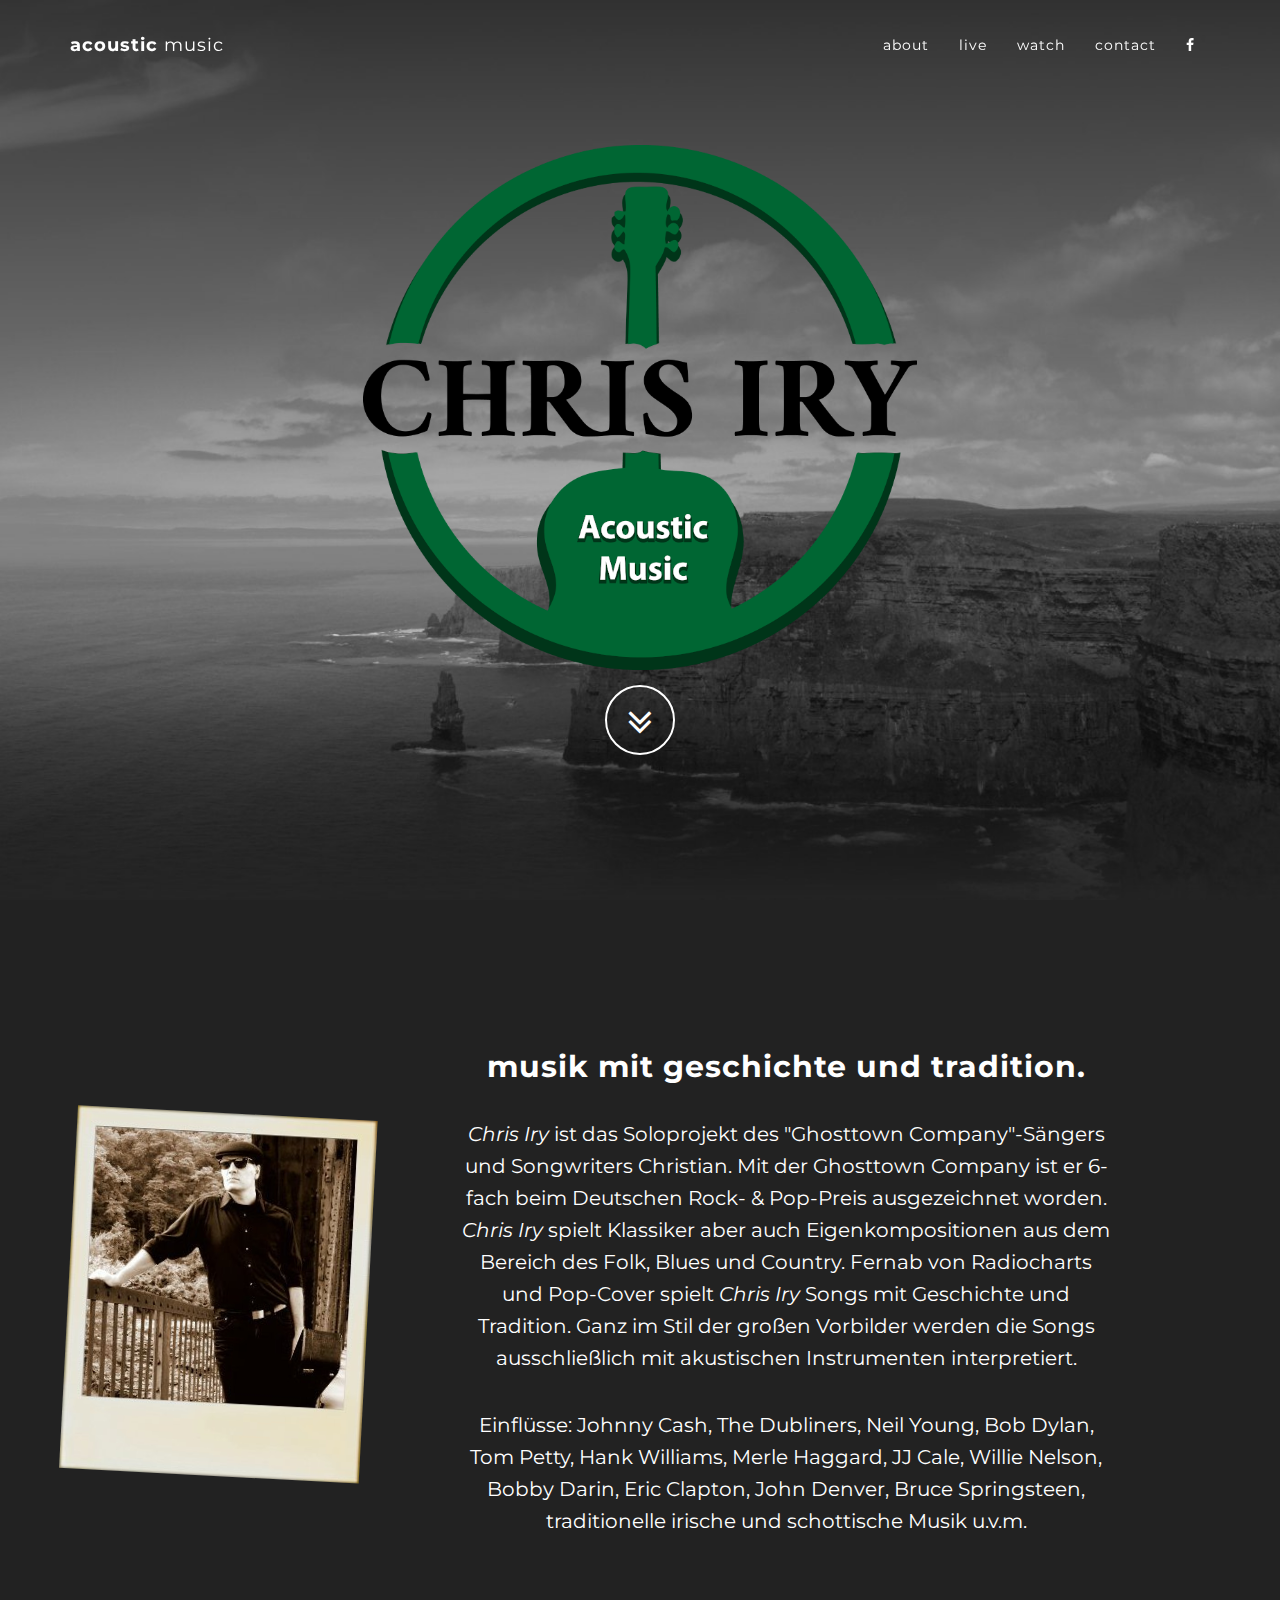
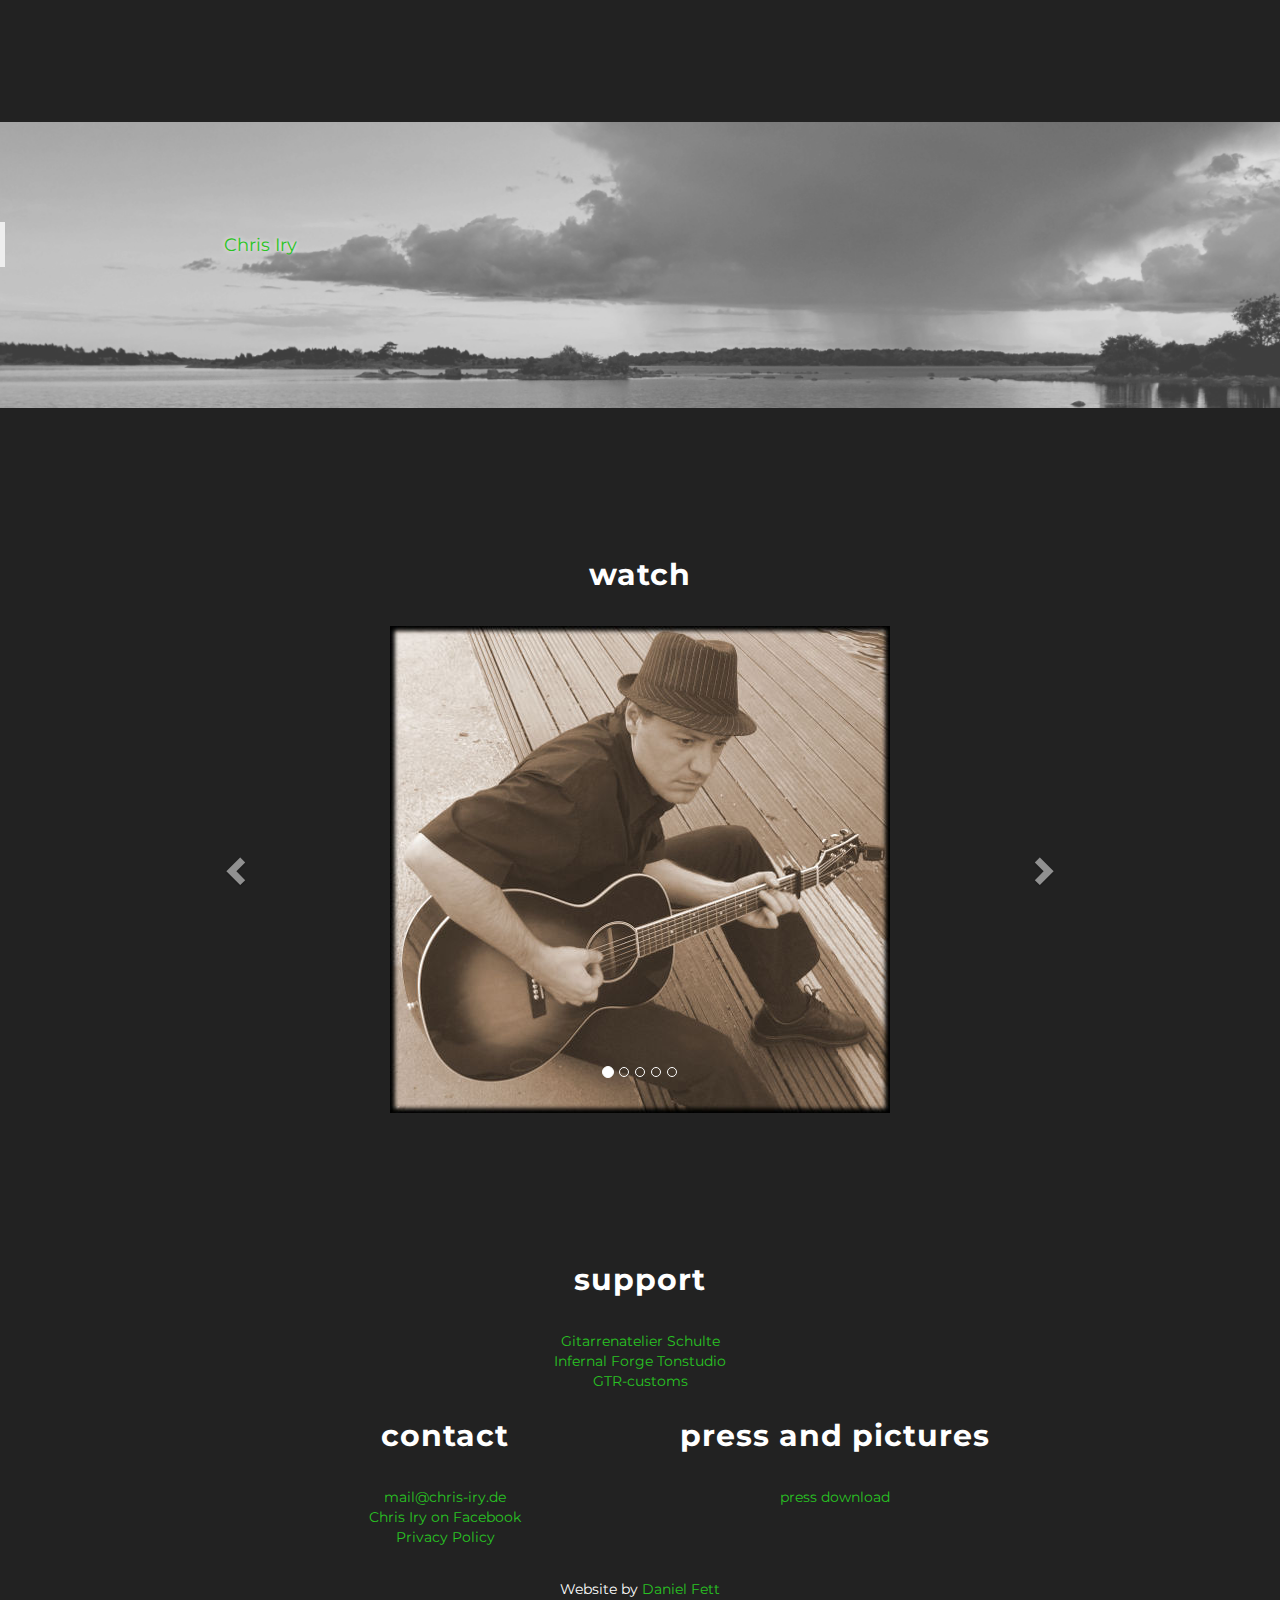
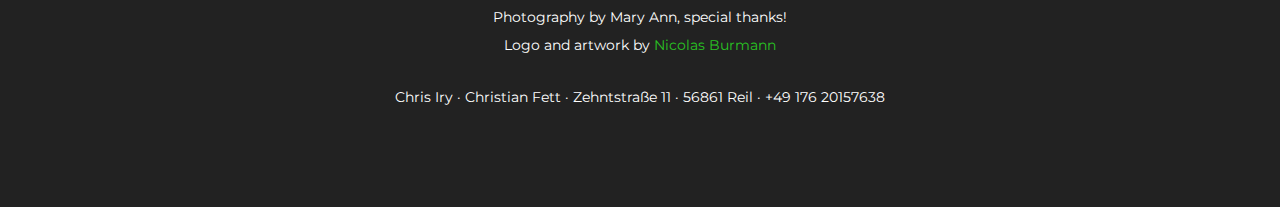
<file: index.html>
<!DOCTYPE html>
<html lang="en">

<head>

    <meta charset="utf-8">
    <meta http-equiv="X-UA-Compatible" content="IE=edge">
    <meta name="viewport" content="width=device-width, initial-scale=1, maximum-scale=1, user-scalable=no">
    <meta name="description" content="">
    <meta name="author" content="">

    <title>Chris Iry - acoustic music from wittlich</title>

    <link href="static/css/bootstrap.min.css" rel="stylesheet">
    <link href="static/css/gti.css" rel="stylesheet">
    <link href="static/font-awesome/css/font-awesome.min.css" rel="stylesheet" type="text/css">
    <link href="https://fonts.googleapis.com/css?family=Lora:400,700,400italic,700italic" rel="stylesheet" type="text/css">
    <link href="https://fonts.googleapis.com/css?family=Montserrat:400,700,700italic" rel="stylesheet" type="text/css">
    <link rel="icon" href="static/img/leaf.png" type="image/png" />

    <!-- HTML5 Shim and Respond.js IE8 support of HTML5 elements and media queries -->
    <!-- WARNING: Respond.js doesn't work if you view the page via file:// -->
    <!--[if lt IE 9]>
        <script src="https://oss.maxcdn.com/libs/html5shiv/3.7.0/html5shiv.js"></script>
        <script src="https://oss.maxcdn.com/libs/respond.js/1.4.2/respond.min.js"></script>
	<![endif]-->

</head>

<body id="page-top" data-spy="scroll" data-target=".navbar-fixed-top">
    <div id="fb-root"></div>
    <script async defer crossorigin="anonymous" src="https://connect.facebook.net/de_DE/sdk.js#xfbml=1&version=v7.0" nonce="KqUxXEVL"></script>
    <!-- Navigation -->
    <nav class="navbar navbar-custom navbar-fixed-top" role="navigation">
        <div class="container">
            <div class="navbar-header">
                <button type="button" class="navbar-toggle" data-toggle="collapse" data-target=".navbar-main-collapse">
          <i class="fa fa-bars"></i>
        </button>
                <a class="navbar-brand page-scroll" href="index.html#page-top">
                    <img src="static/img/logo-small-white.png" alt="" class="hidden-xs" /> acoustic <span class="light">music</span>
                </a>
            </div>

            <!-- Collect the nav links, forms, and other content for toggling -->
            <div class="collapse navbar-collapse navbar-right navbar-main-collapse">
                <ul class="nav navbar-nav">
                    <!-- Hidden li included to remove active class from about link when scrolled up past about section -->
                    <li class="hidden">
                        <a href="index.html#page-top"></a>
                    </li>
                    <li>
                        <a class="page-scroll" href="index.html#about">About</a>
                    </li>
                    <li>
                        <a class="page-scroll" href="index.html#live">Live</a>
                    </li>
                    <li>
                        <a class="page-scroll" href="index.html#watch">Watch</a>
                    </li>
                    <li>
                        <a class="page-scroll" href="index.html#contact">Contact</a>
                    </li>
                    <li>
                        <a class="page-scroll" href="https://www.facebook.com/ChrisIryMusic" target="_blank"><i class="fa fa-facebook"></i></a>
                    </li>
                </ul>
            </div>
            <!-- /.navbar-collapse -->
        </div>
        <!-- /.container -->
    </nav>

    <!-- Intro Header -->
    <header class="intro">
        <div class="intro-body">
            <div class="container">
                <div class="row">
                    <div class="col-md-6 col-md-offset-3">
                        <img src="static/img/logo.png" class="img-responsive hidden-xs" />
                        <img src="static/img/logo-small.png" class="img-responsive visible-xs-inline-block" />
                        <h1 class="brand-heading">Chris Iry</h1>
                        <a href="index.html#about" class="btn btn-circle page-scroll">
                            <i class="fa fa-angle-double-down animated"></i>
                        </a>
                    </div>
                </div>
            </div>
        </div>
    </header>

    <!-- About Section -->
    <section id="about" class="container content-section text-center">
        <div class="row">
            <div class="col-lg-3">
                <img id="aboutimg" src="static/img/gt-left-4.jpg">
            </div>
            <div class="col-lg-7 col-lg-offset-1">
                <h2>Musik mit Geschichte und Tradition.</h2>

                <p>
                    <emph>Chris Iry</emph> ist das Soloprojekt des "Ghosttown Company"-Sängers und Songwriters Christian. Mit der Ghosttown Company ist er 6-fach beim Deutschen Rock- & Pop-Preis ausgezeichnet worden.
                    <emph>Chris Iry</emph> spielt Klassiker aber auch Eigenkompositionen aus dem Bereich des Folk, Blues und Country. Fernab von Radiocharts und Pop-Cover spielt
                    <emph>Chris Iry</emph> Songs mit Geschichte und Tradition. Ganz im Stil der großen Vorbilder werden die Songs ausschließlich mit akustischen Instrumenten interpretiert.
                </p>
                <p>
                    Einflüsse: Johnny Cash, The Dubliners, Neil Young, Bob Dylan, Tom Petty, Hank Williams, Merle Haggard, JJ Cale, Willie Nelson, Bobby Darin, Eric Clapton, John Denver, Bruce Springsteen, traditionelle irische und schottische Musik u.v.m.
                </p>


            </div>
        </div>
    </section>

    <!-- Live Section -->
    <section id="live" class="content-section text-center">
        <div class="live-section">
            <div class="row">
                <div class="col-md-5 events-container">
                    <div class="fb-page" data-href="https://www.facebook.com/chrisirymusic" data-tabs="timeline" data-width="500" data-height="400" data-small-header="true" data-adapt-container-width="true" data-hide-cover="false" data-show-facepile="true">
                        <blockquote cite="https://www.facebook.com/chrisirymusic" class="fb-xfbml-parse-ignore"><a href="https://www.facebook.com/chrisirymusic">Chris Iry</a></blockquote>
                    </div>
                </div>
                <div class="col-md-7 events-container">
                    <!--
                    <h2>live</h2>
                    <ul>
                        
                        <li><span class="light">24. August 2019: </span>Zell-Kaimt | Weingut Treis/Boos von Waldeckhof | Keltisches Weingelage | <a href="https://de-de.facebook.com/events/381766689088601/"><i class="fa fa-facebook-square"></i></a>
                        </li>


                        <li><span class="light">18. August 2018: </span>Private City | Private Location | Private Party
                        </li>

                        <li><span class="light">9. Juni 2018: </span>Zell/Mosel | Weingut Treis/Waldeckhof | Tandemtreffen
                        </li>

                        <li><span class="light">10. März 2018: </span>Private City | Private Location | Private Party
                        </li>

                        <li><span class="light">22. Dezember 2017: </span>Traben-Trarbach | 50&#39;s Style Café | Weitere Infos folgen! | <a href="https://de-de.facebook.com/events/282532742184567/"><i class="fa fa-facebook-square"></i></a>
                        </li>


                        <li><span class="light">2. September 2017: </span>Zell/Mosel | Weingut Treis Zell Mosel | A traditional acoustic evening | <a href="https://www.facebook.com/events/1475488412468213/"><i class="fa fa-facebook-square"></i></a></li>


                        <li><span class="light">1. September 2017: </span>Reil/Mosel | Weingut Villa Melsheimer | Straßenweinfest Reil |
                            <a href="https://www.facebook.com/events/250926222085830/?context=create&amp;previousaction=create&amp;ref=5&amp;page_id_source=401098149937218&amp;sid_create=2686980573&amp;action_history=[{%22surface%22%3A%22create_dialog%22%2C"><i class="fa fa-facebook-square"></i></a>
                        </li>


                        <li><span class="light">26. August 2017: </span>Reil/Mosel | Saloon Restaurant | Traditional Acoustic Night |
                            <a href="https://www.facebook.com/events/1909084906041460/?acontext=%7B%22ref%22%3A%223%22%2C%22ref_newsfeed_story_type%22%3A%22regular%22%2C%22feed_story_type%22%3A%22117%22%2C%22action_history%22%3A%22null%2"><i class="fa fa-facebook-square"></i></a>
                        </li>


                        <li><span class="light">3. August 2017: </span>Bernkastel-Kues | Sommerbühne i.d. Altstadt | Sommerbühne 2017 | <a href="https://www.facebook.com/events/1853242154940770/"><i class="fa fa-facebook-square"></i></a></li>


                        <li><span class="light">21. Januar 2017: </span>Cochem | Weingut Daniel Bach | Irische Musik und Moselwein | <a href="https://www.facebook.com/events/1778983245675861/"><i class="fa fa-facebook-square"></i></a></li>


                        <li><span class="light">14. Januar 2017: </span>Tawern Kr. Saarburg | MotoMetall Motorrad Teile&amp;Individualisierung | Wintergrillen ab 16.00 Uhr | <a href="https://www.facebook.com/events/1193827904033437/"><i class="fa fa-facebook-square"></i></a></li>


                    </ul>
                    -->
                </div>
            </div>
    </section>

    <!-- Watch Section -->
    <section id="watch" class="container content-section text-center">
        <div class="row">
            <div class="col-lg-10 col-lg-offset-1">
                <h2>watch</h2>
                <div id="myCarousel" class="carousel slide" data-ride="carousel" data-interval="false">
                    <!-- Indicators -->
                    <ol class="carousel-indicators">
                        <li data-target="#myCarousel" data-slide-to="0" class="active"></li>
                        <li data-target="#myCarousel" data-slide-to="1"></li>
                        <li data-target="#myCarousel" data-slide-to="2"></li>
                        <li data-target="#myCarousel" data-slide-to="3"></li>
                        <li data-target="#myCarousel" data-slide-to="4"></li>
                    </ol>

                    <!-- Wrapper for slides -->
                    <div class="carousel-inner" role="listbox">
                        <div class="item active">
                            <img src="static/img/slide/slide1.jpg" alt="" height="500">
                        </div>

                        <div class="item">
                            <img src="static/img/slide/slide2.jpg" alt="" width="300">
                        </div>

                        <div class="item">
                            <img src="static/img/slide/slide3.jpg" alt="" height="500">
                        </div>

                        <div class="item">
                            <img src="static/img/slide/slide4.jpg" alt="" height="500">
                        </div>

                        <div class="item">
                            <img src="static/img/slide/slide5.jpg" alt="" height="500">
                        </div>
                        <!-- <div class="item">
		   <iframe width="420" height="515" src="https://www.youtube.com/embed/OKtOBC1wpv0" frameborder="0" allowfullscreen></iframe>
	      </div> -->

                    </div>

                    <!-- Left and right controls -->
                    <a class="left carousel-control" href="index.html#myCarousel" role="button" data-slide="prev">
                        <span class="glyphicon glyphicon-chevron-left" aria-hidden="true"></span>
                        <span class="sr-only">Previous</span>
                    </a>
                    <a class="right carousel-control" href="index.html#myCarousel" role="button" data-slide="next">
                        <span class="glyphicon glyphicon-chevron-right" aria-hidden="true"></span>
                        <span class="sr-only">Next</span>
                    </a>
                </div>

            </div>
        </div>
    </section>

    <!-- Map Section -->
    <!-- <div id="map"></div> -->

    <!-- Watch Section -->
    <section id="contact" class="container content-section text-center">
        <div class="row" style="margin-bottom: 2em;">
            <div class="col-lg-4 col-lg-offset-4">
                <h2>support</h2>
                <a href="https://www.gitarrenatelier-schulte.de/" target="_blank">Gitarrenatelier Schulte</a><br>
                <a href="http://www.infernal-forge.de/" target="_blank">Infernal Forge Tonstudio</a><br>
                <a href="https://www.gtr-customs.com/" target="_blank">GTR-customs</a><br>
            </div>
        </div>
        <div class="row" style="vertical-align: top;">
            <div class="col-lg-4 col-lg-offset-2">
                <h2>contact</h2>
                <a href="mailto:mail@chris-iry.de">mail@chris-iry.de</a><br>
                <a href="https://www.facebook.com/chrisirymusic">Chris Iry on Facebook</a><br>
                <a href="dsgvo.html" target="_blank">Privacy Policy</a><br>
            </div>
            <div class="col-lg-4">
                <h2>press and pictures</h2>
                <a href="/files/press.zip">press download</a><br>
            </div>
        </div>
        <div class="row">
            <div class="col-lg-10 col-lg-offset-1 credits" style="margin-top: 2em;">
                Website by <a href="https://danielfett.de/">Daniel Fett</a><br> Photography by Mary Ann, special thanks!<br> Logo and artwork by <a href="https://www.nicolasburmann.de/">Nicolas Burmann</a>
            </div>
            <div class="col-lg-10 col-lg-offset-1" style="margin-top: 2em;">
                Chris Iry &middot; Christian Fett &middot; Zehntstra&szlig;e 11 &middot; 56861 Reil &middot; +49 176 20157638
            </Div>
        </div>
    </section>


    <footer>
        <div class="container text-center">
        </div>
    </footer>

    <script src="static/js/jquery.js"></script>
    <script src="static/js/bootstrap.min.js"></script>
    <script src="static/js/jquery.easing.min.js"></script>
    <!-- Google Maps API Key - Use your own API key to enable the map feature. More information on the Google Maps API can be found at https://developers.google.com/maps/ -->
    <!-- <script type="text/javascript" src="https://maps.googleapis.com/maps/api/js?sensor=false"></script> -->
    <script src="static/js/gti.js"></script>
</body>

</html>
</file>
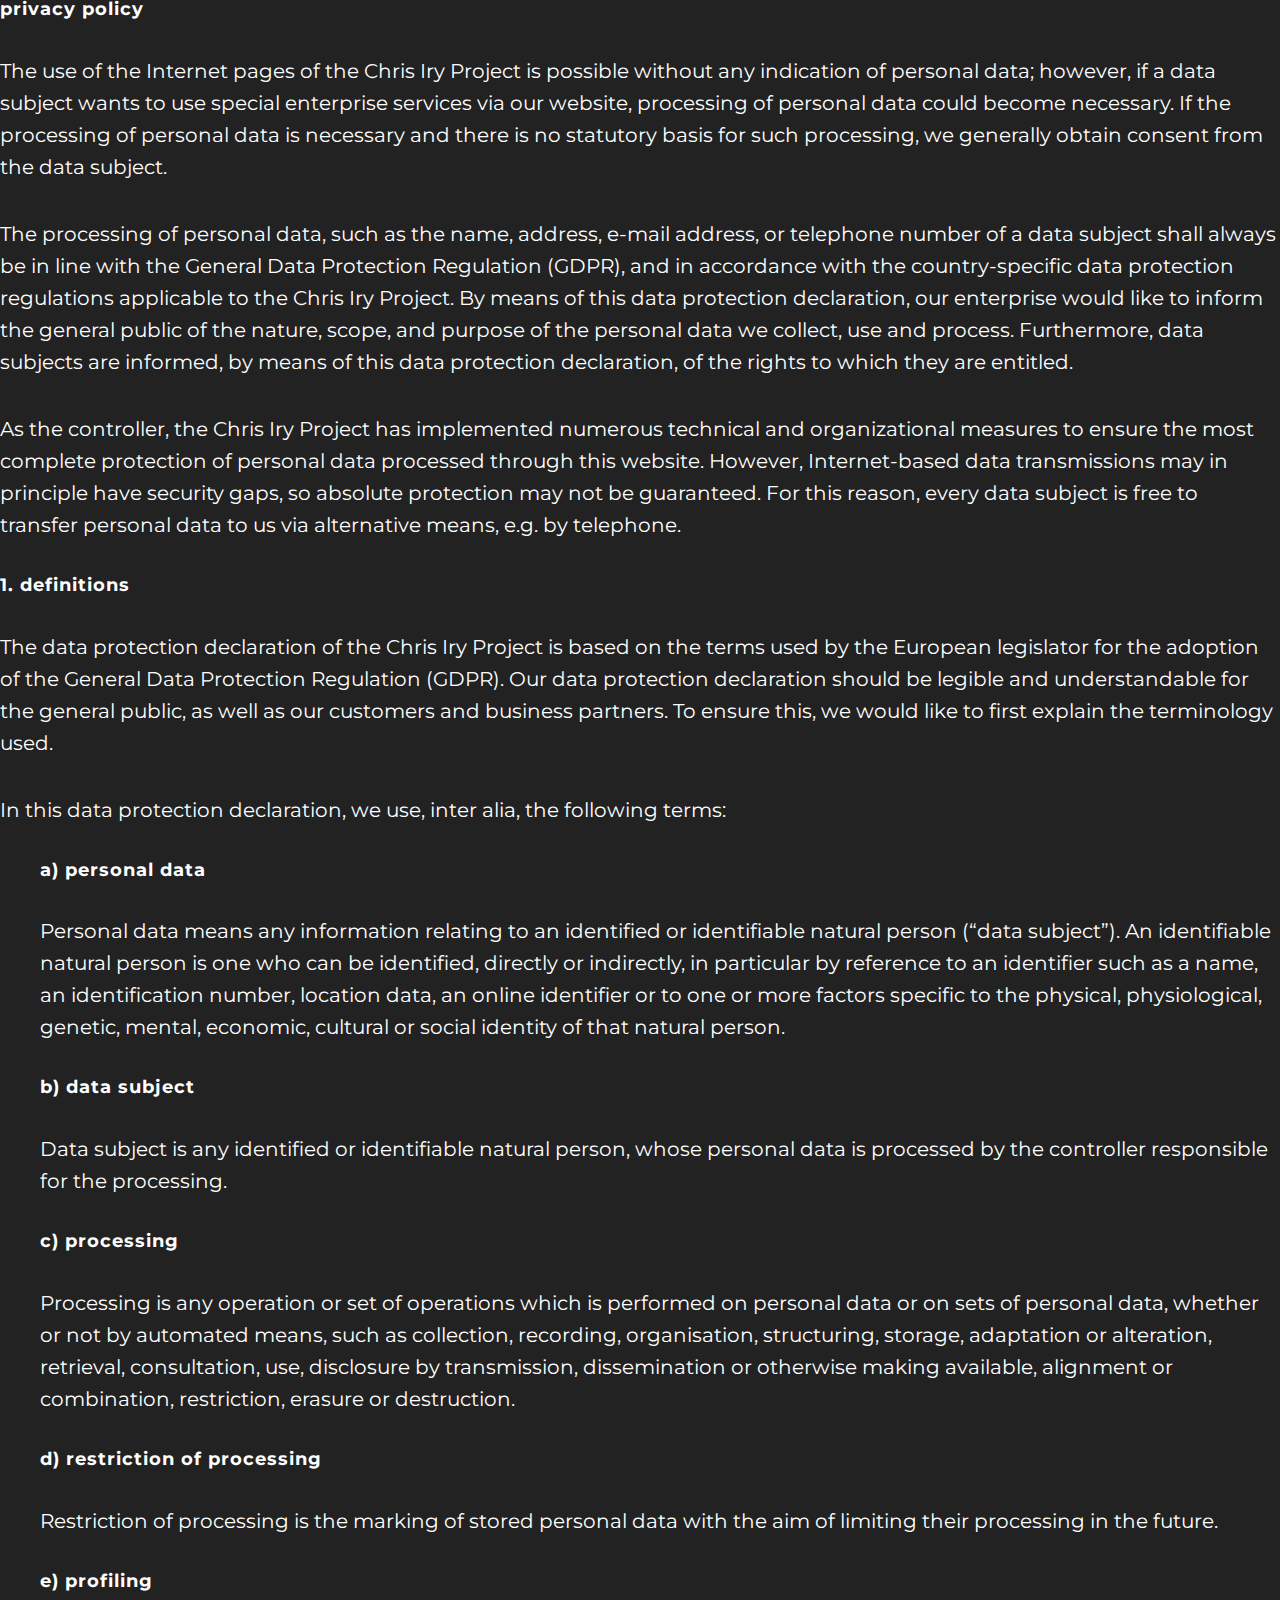
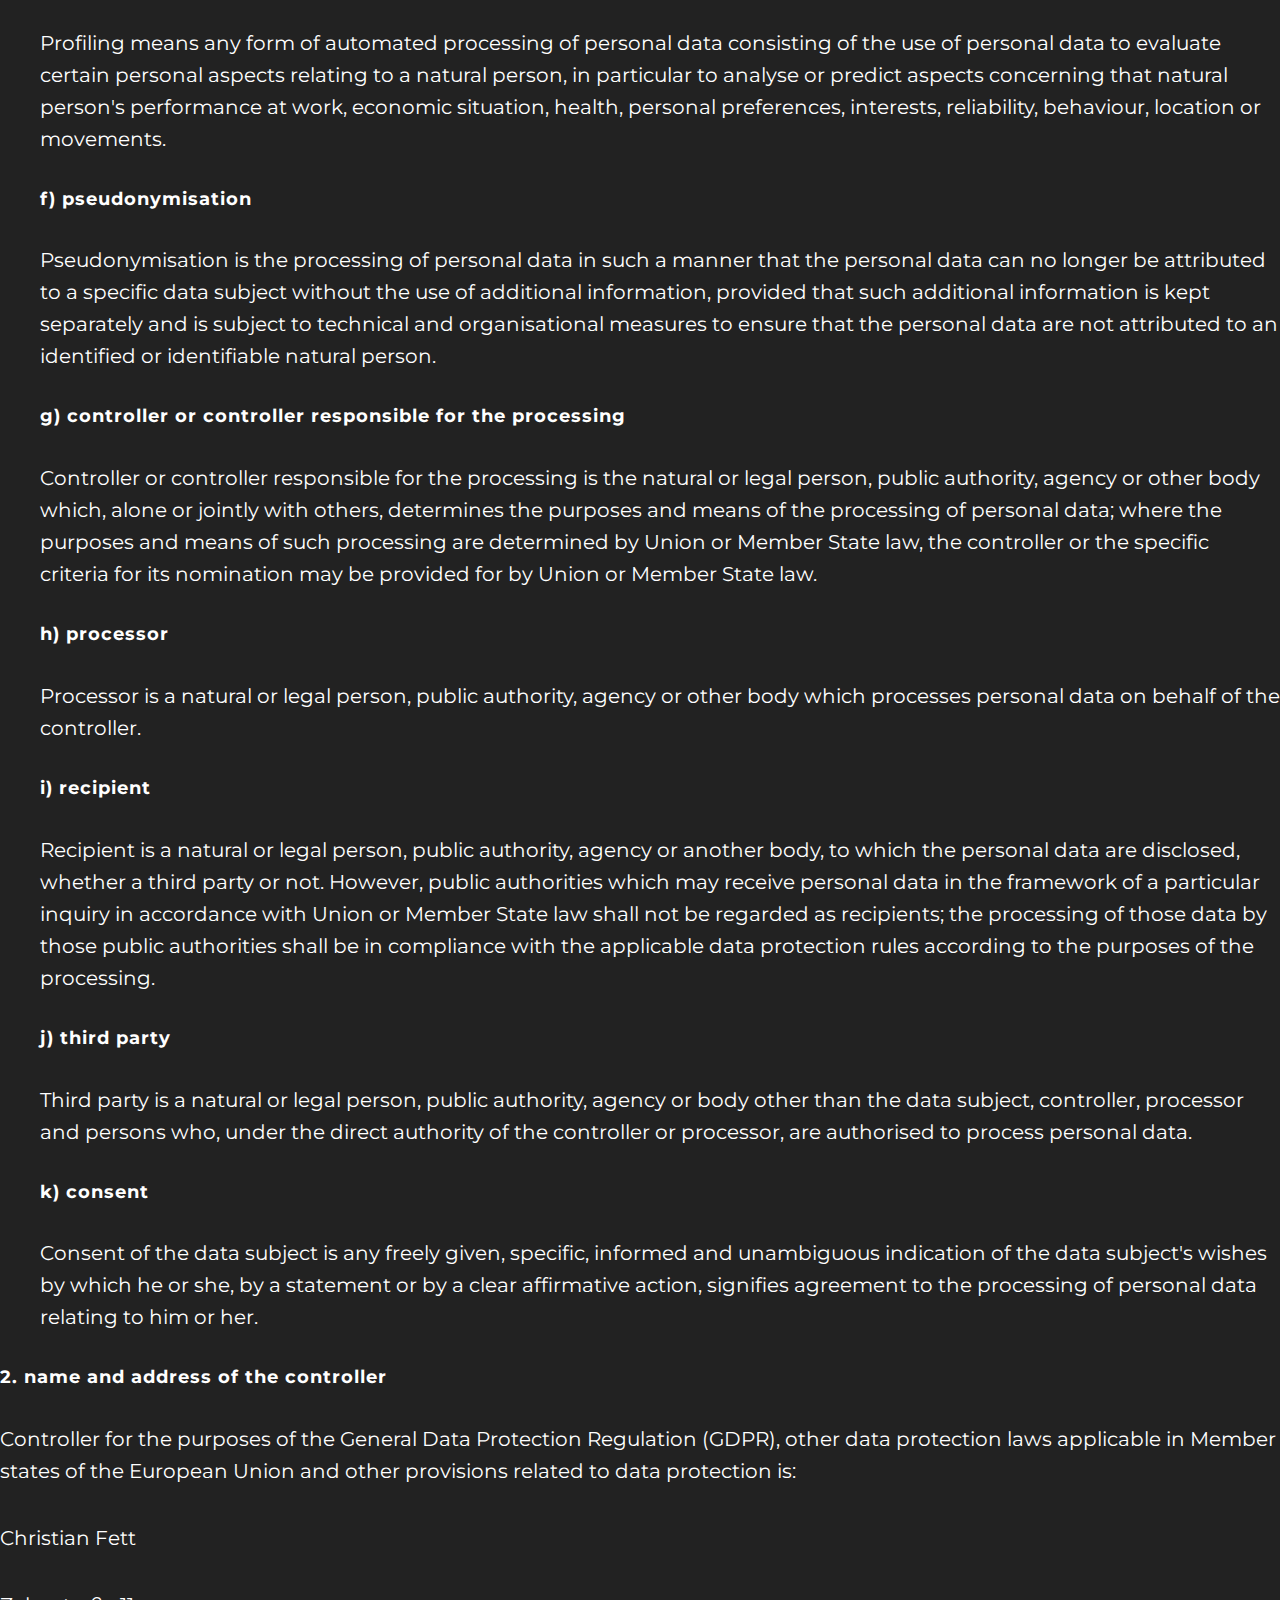
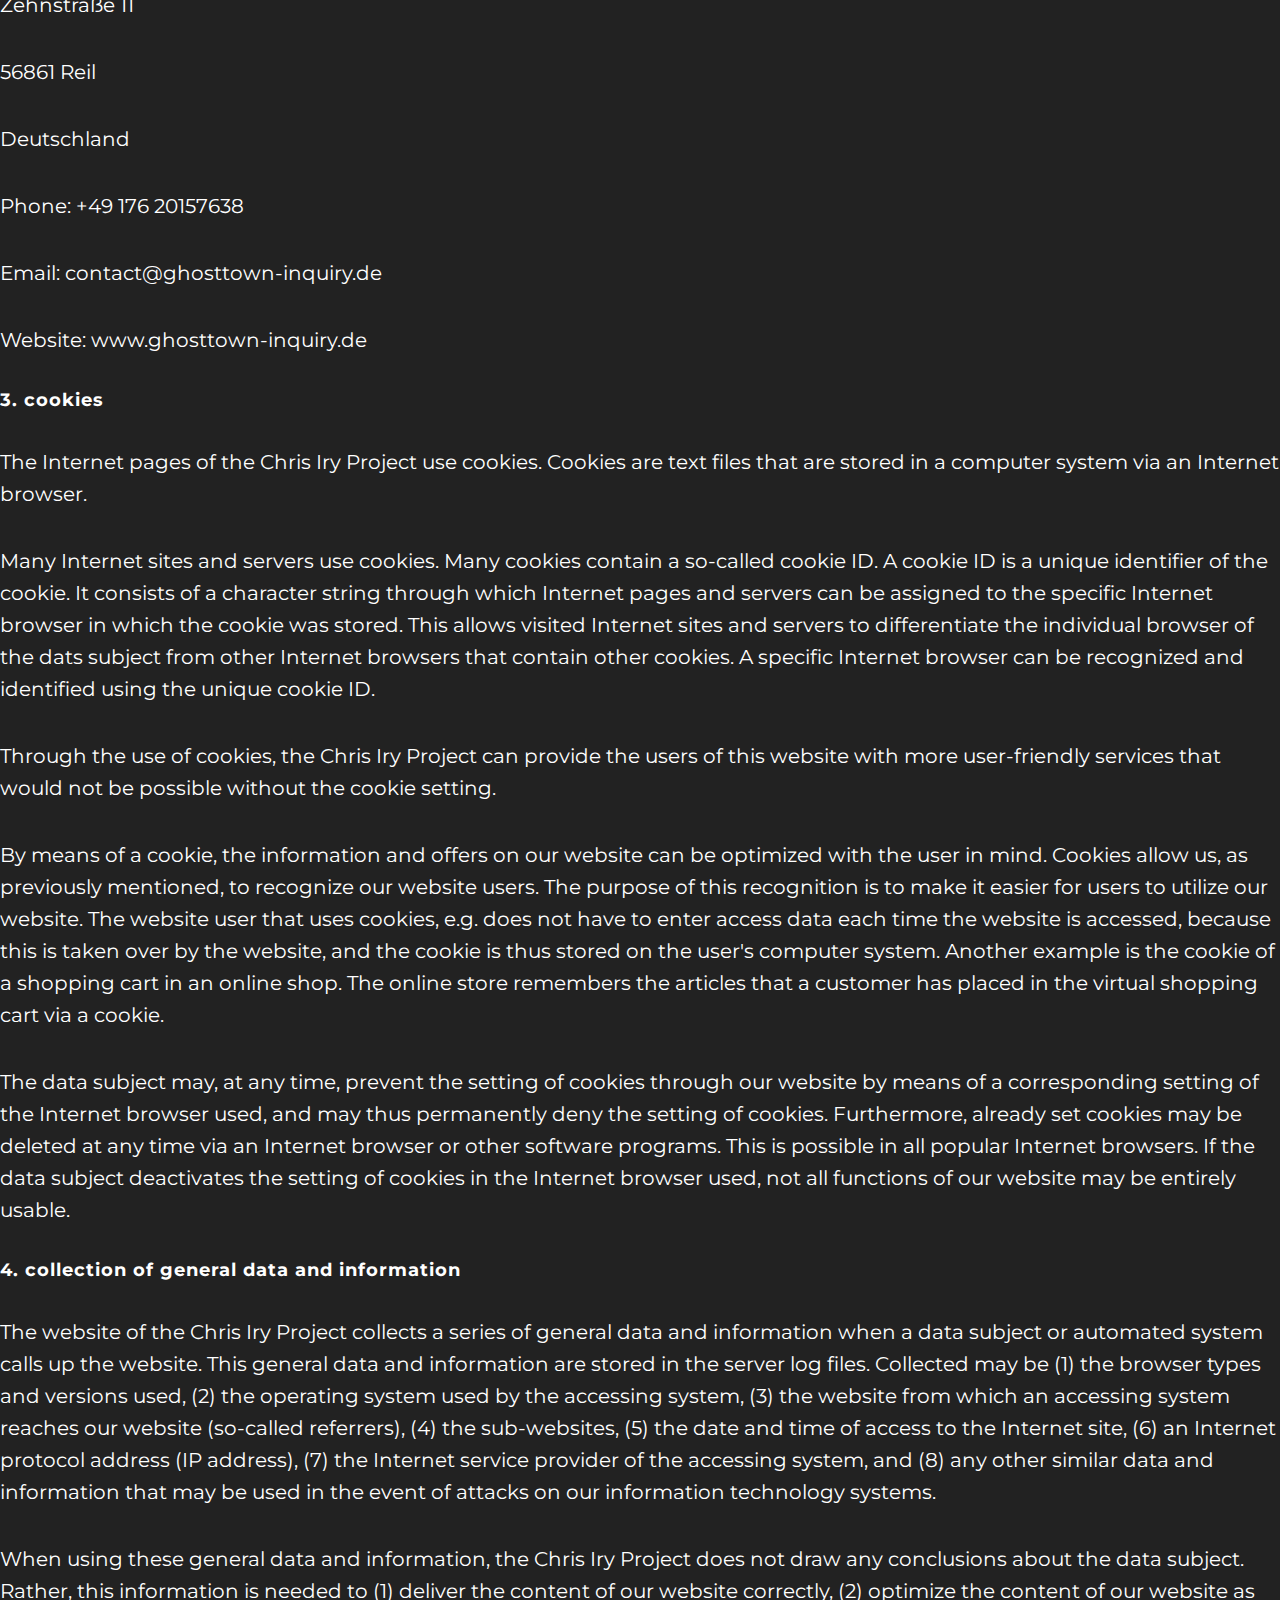
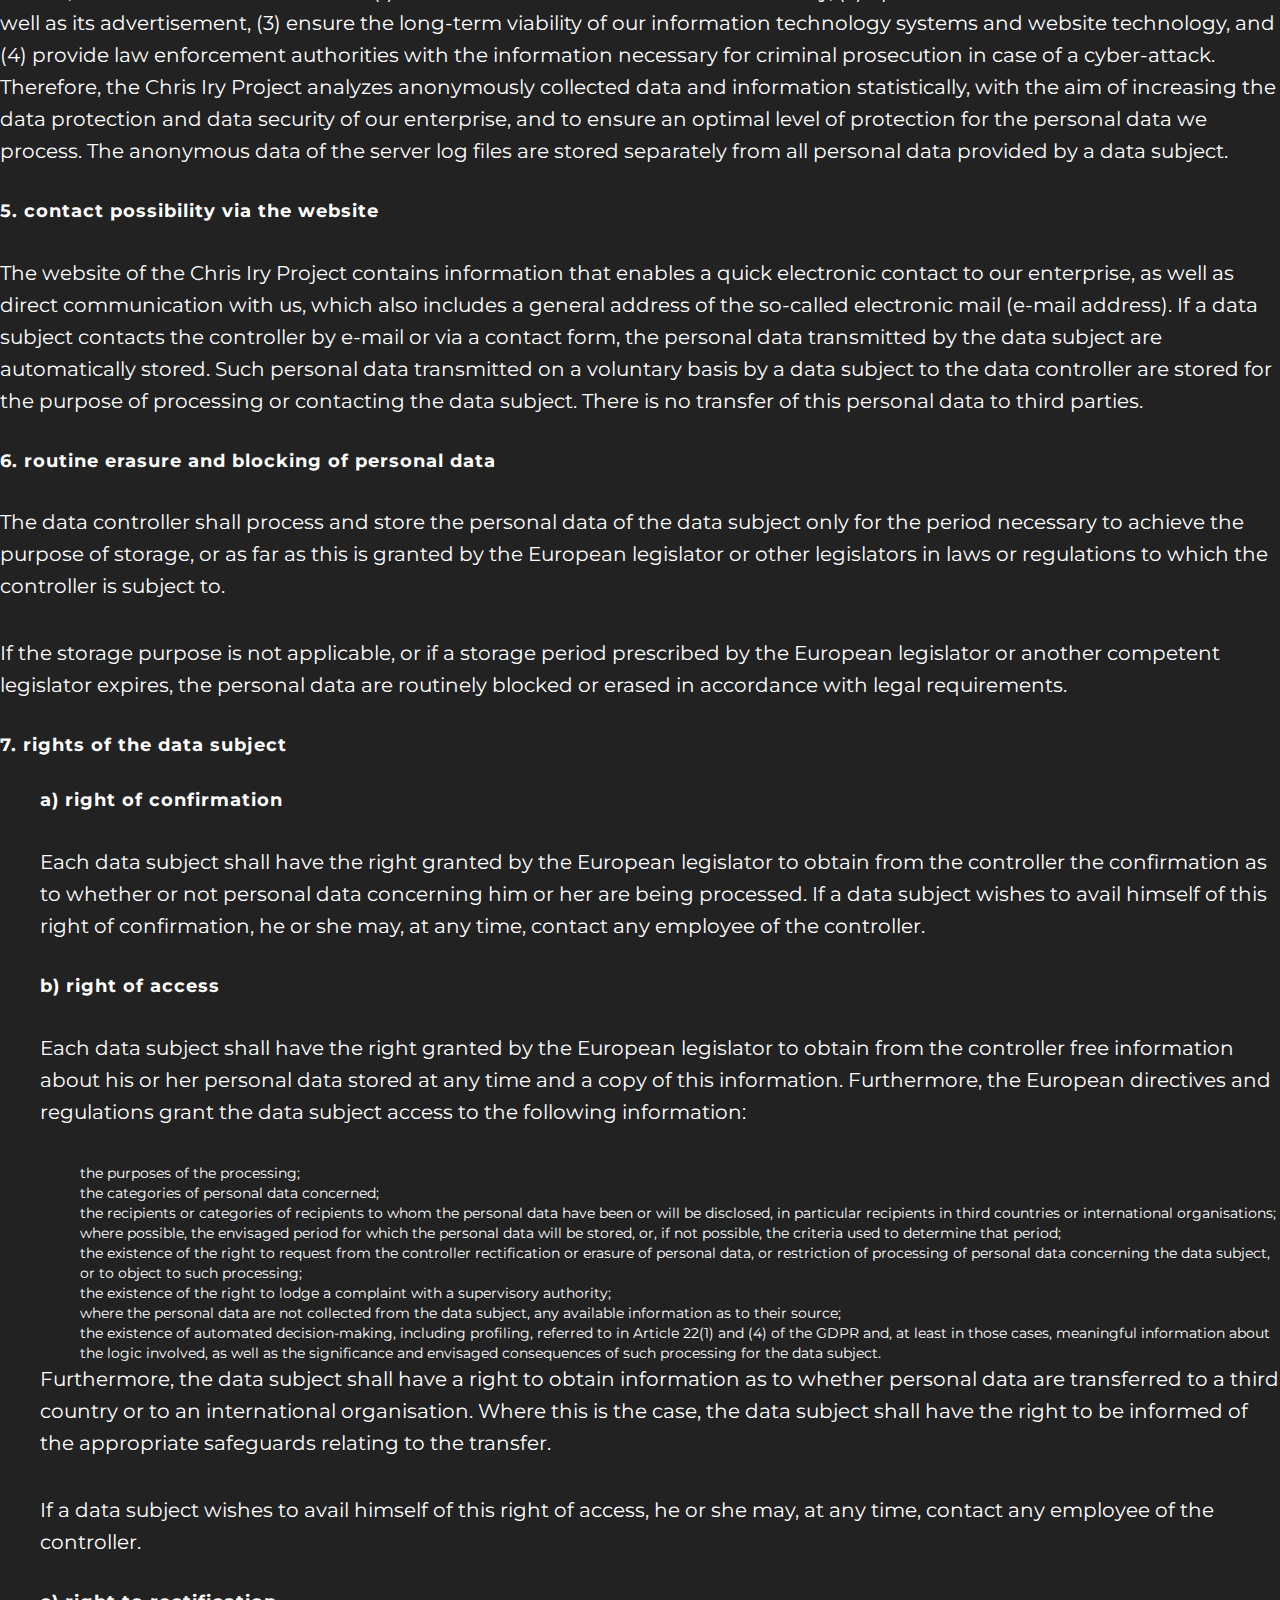
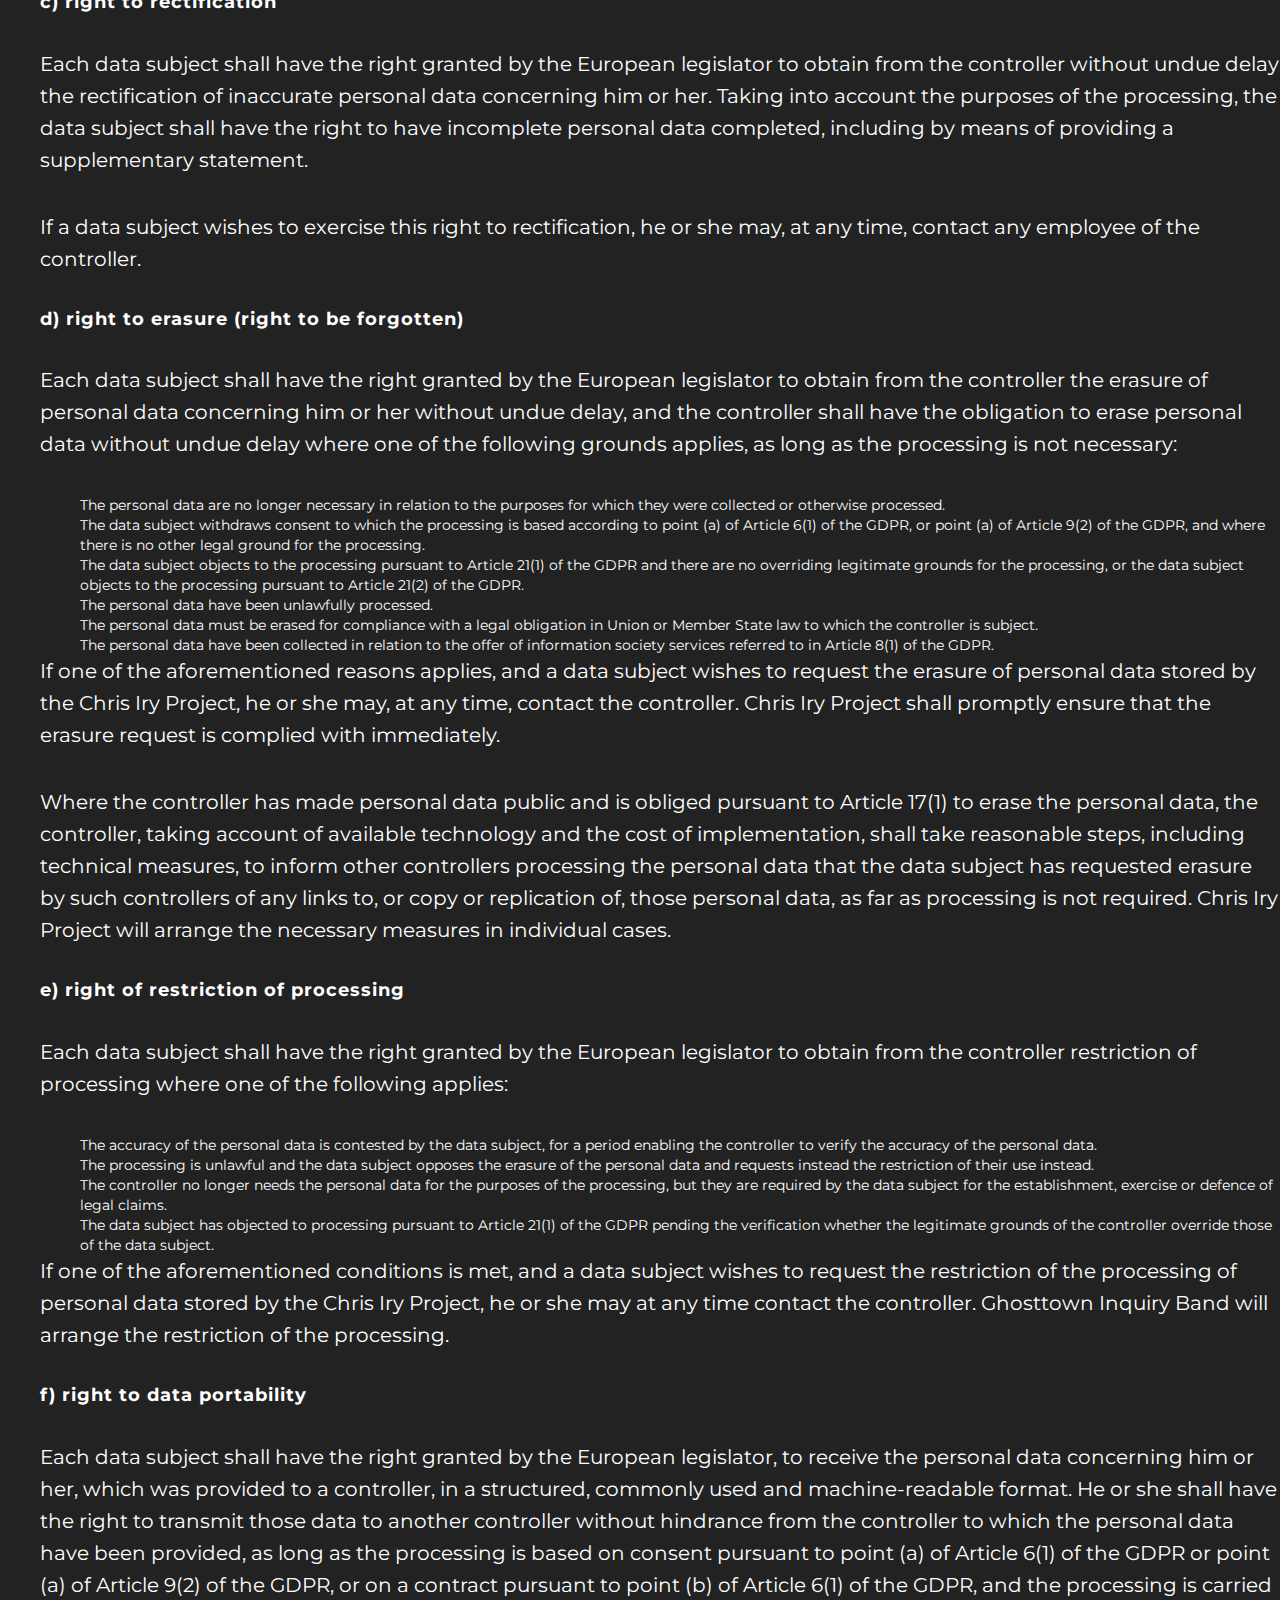
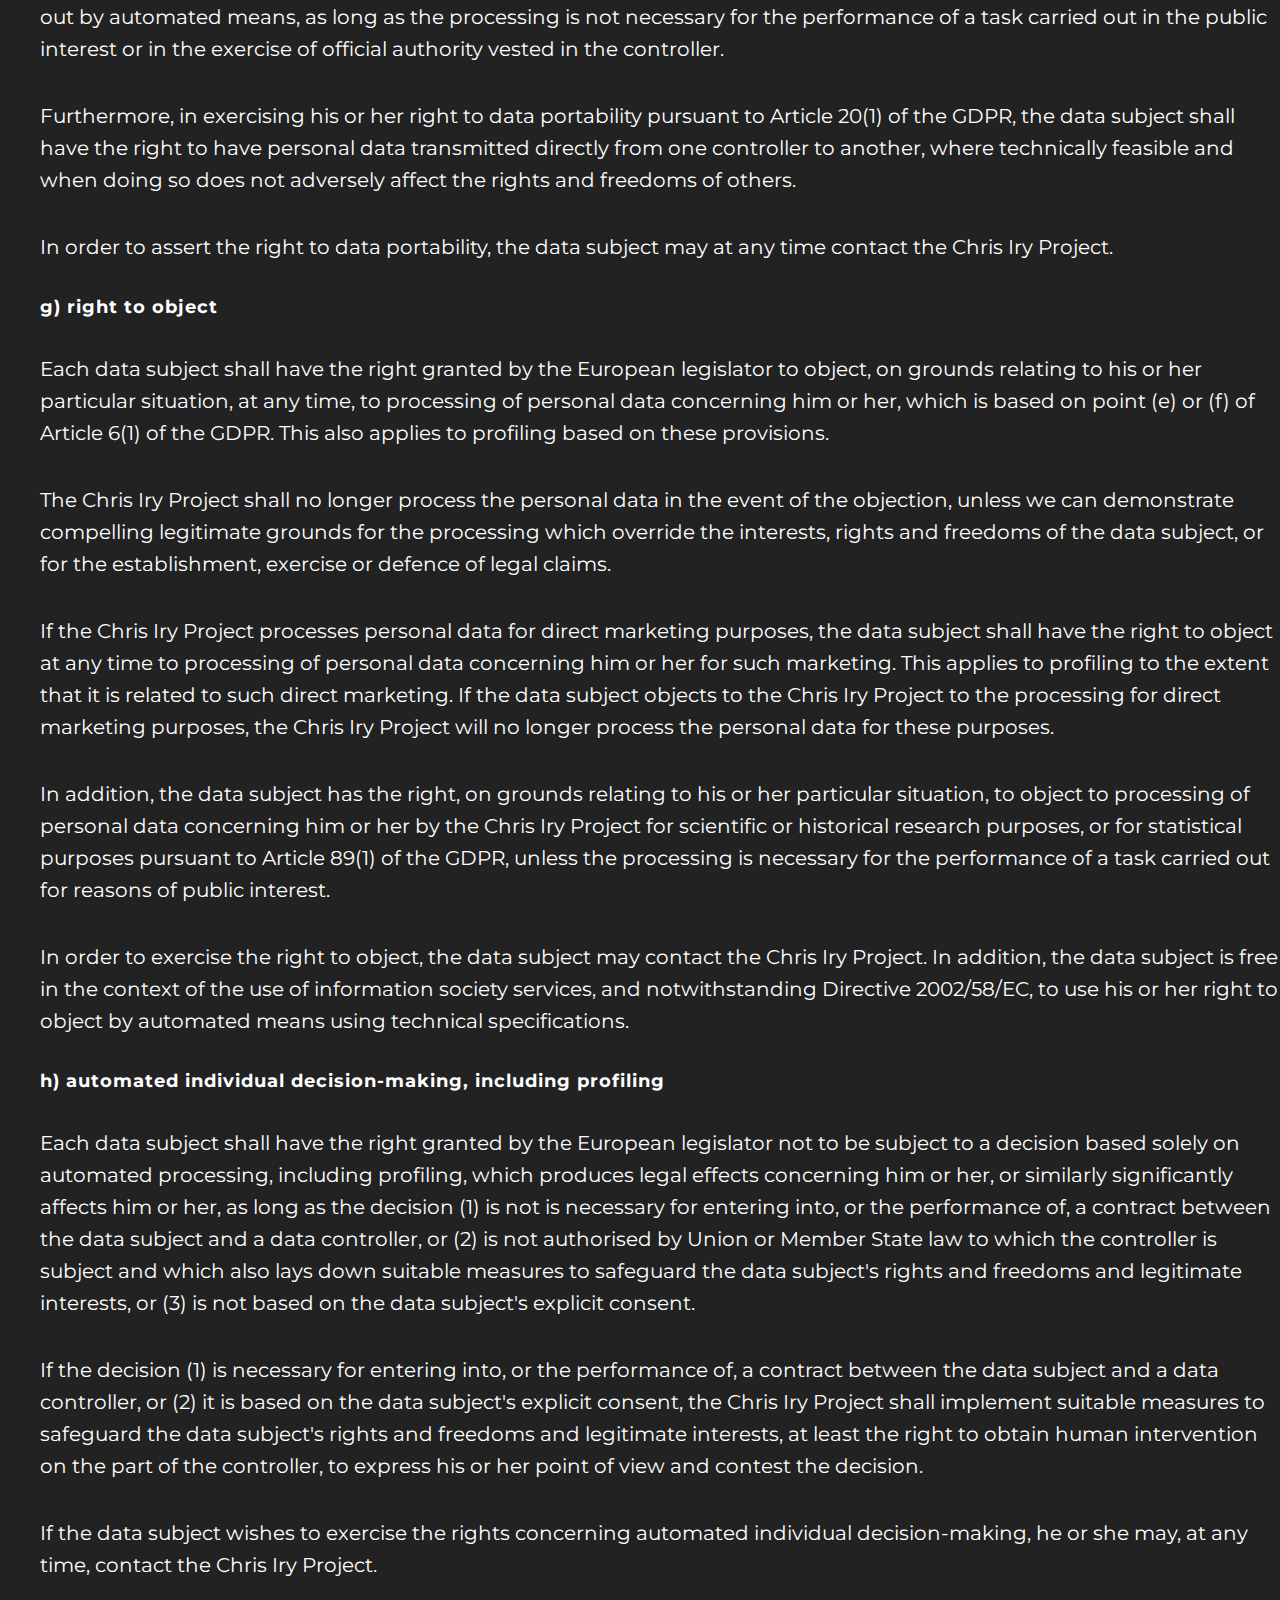
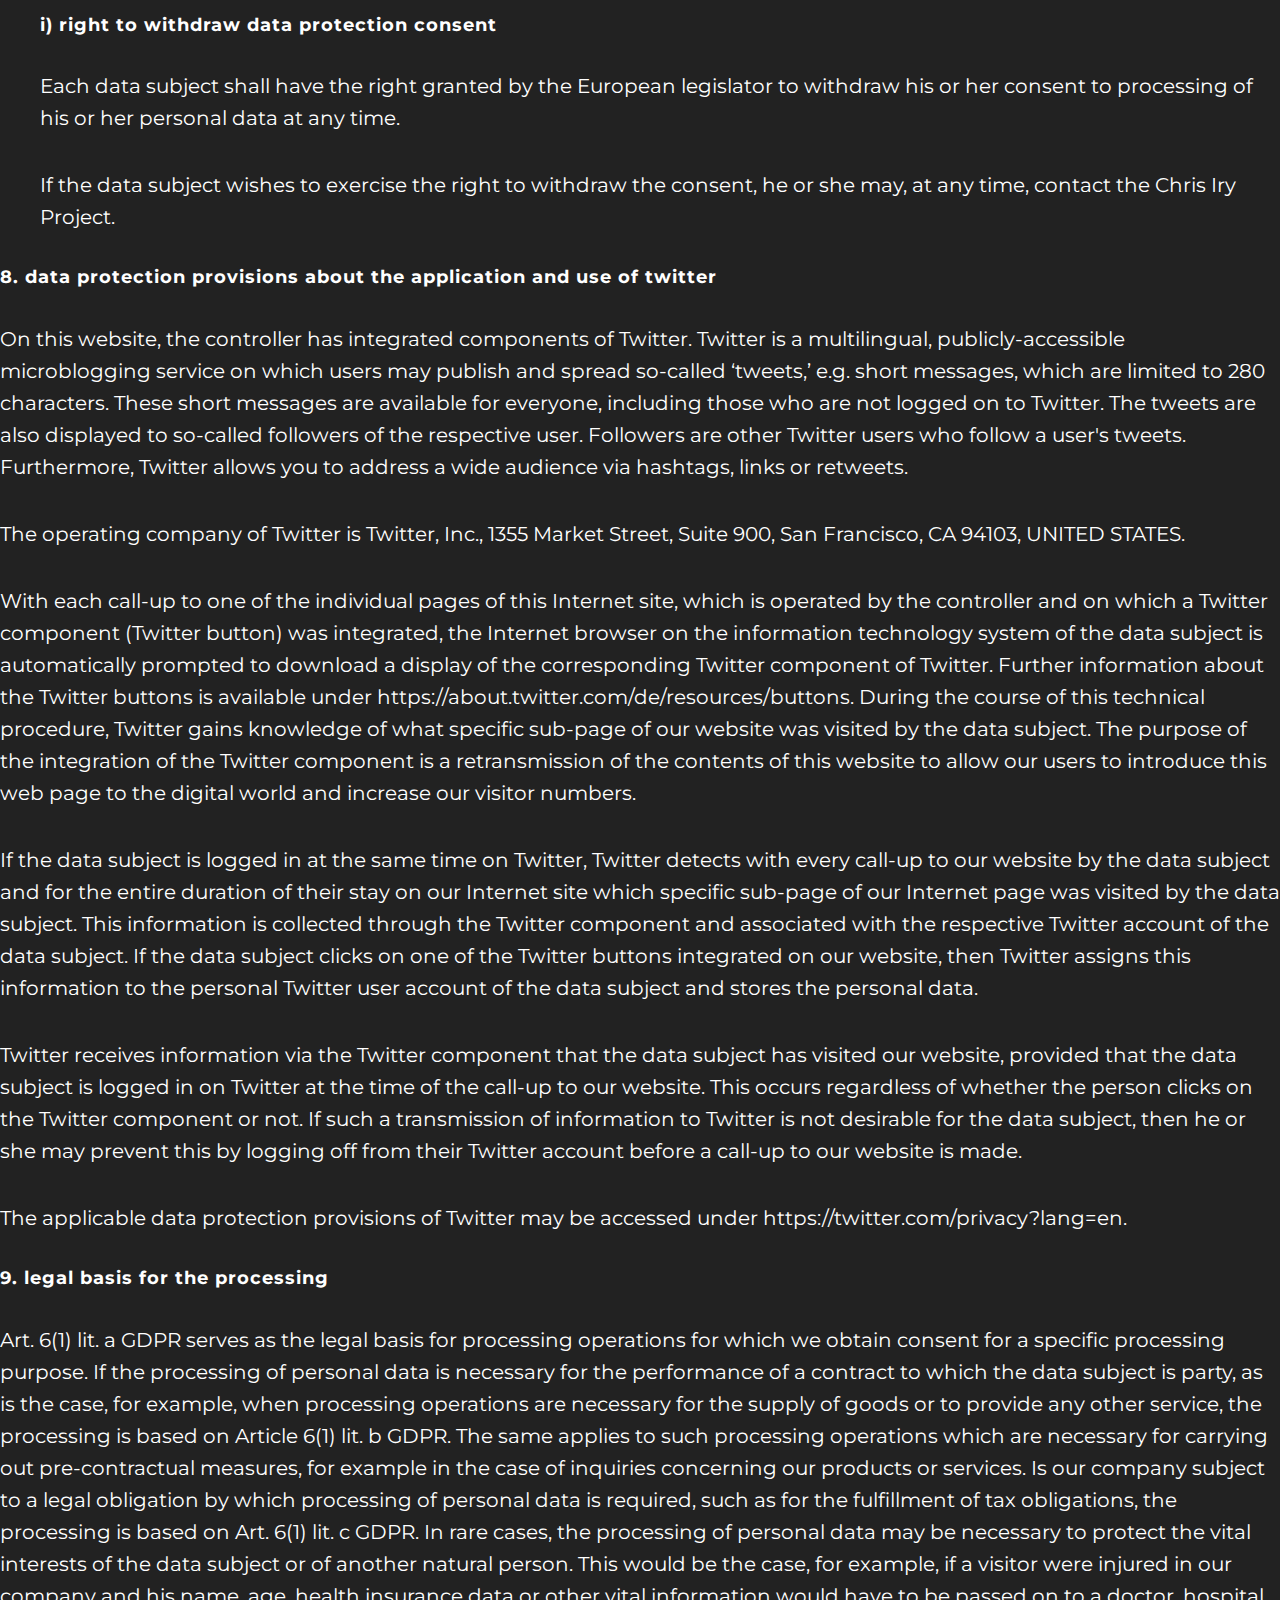
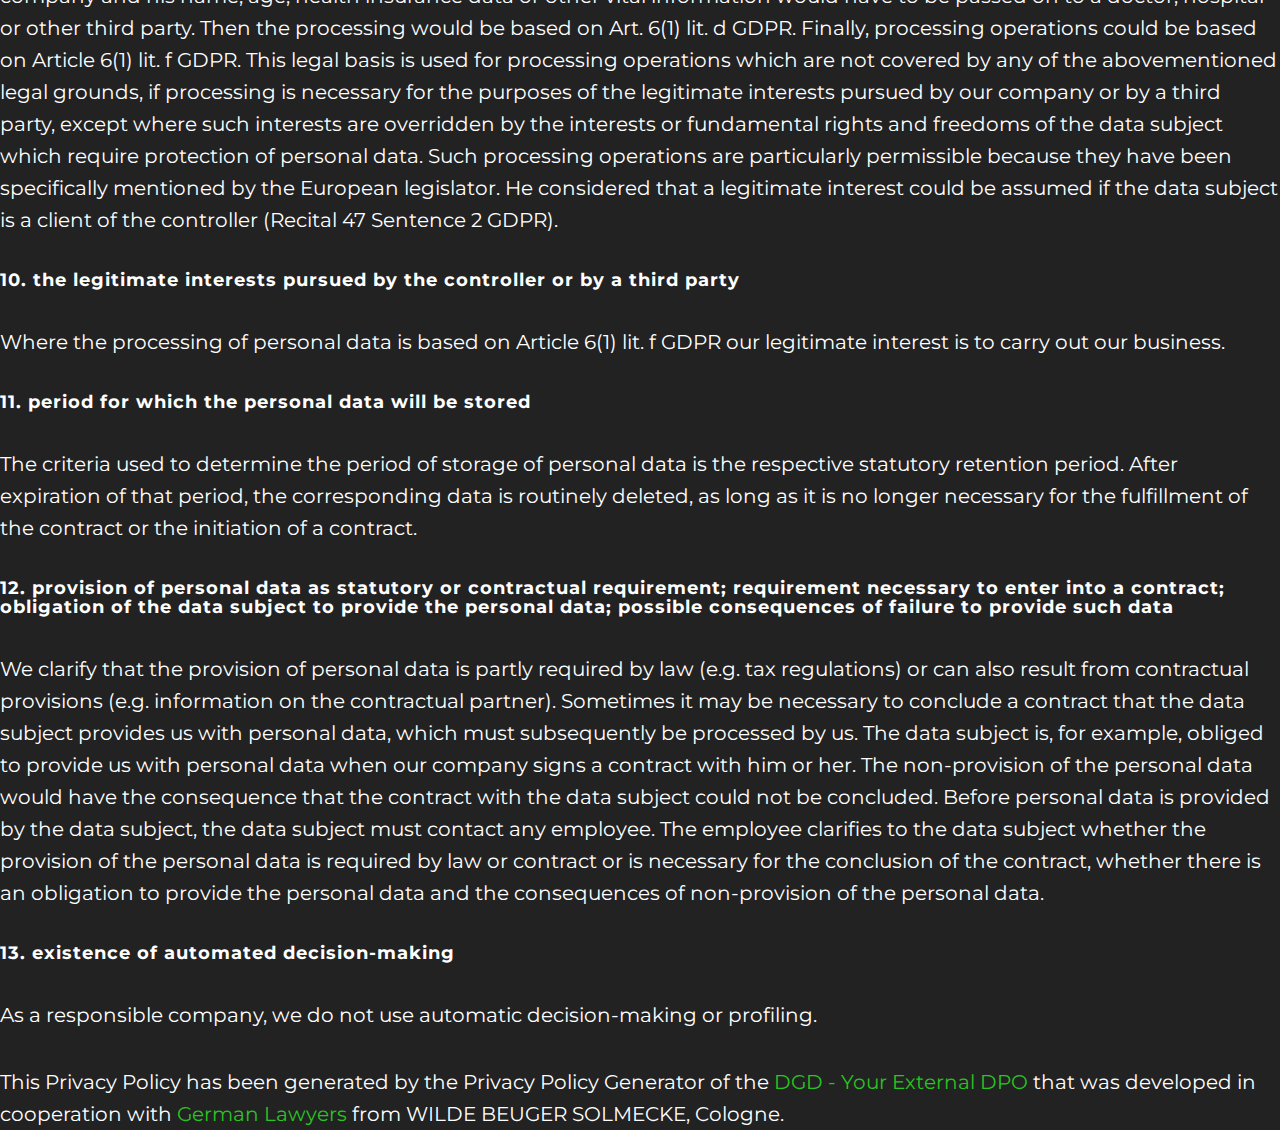
<file: dsgvo.html>
<!DOCTYPE html>
<html lang="en">

<head>

    <meta charset="utf-8">
    <meta http-equiv="X-UA-Compatible" content="IE=edge">
    <meta name="viewport" content="width=device-width, initial-scale=1, maximum-scale=1, user-scalable=no">
    <meta name="description" content="">
    <meta name="author" content="">

    <title>Chris Iry - acoustic roots music from wittlich</title>

    <link href="static/css/bootstrap.min.css" rel="stylesheet">
    <link href="static/css/gti.css" rel="stylesheet">
    <link href="static/font-awesome/css/font-awesome.min.css" rel="stylesheet" type="text/css">
    <link href="https://fonts.googleapis.com/css?family=Lora:400,700,400italic,700italic" rel="stylesheet" type="text/css">
    <link href="https://fonts.googleapis.com/css?family=Montserrat:400,700,700italic" rel="stylesheet" type="text/css">
    <link rel="icon" href="static/img/leaf.png" type="image/png" />

    <!-- HTML5 Shim and Respond.js IE8 support of HTML5 elements and media queries -->
    <!-- WARNING: Respond.js doesn't work if you view the page via file:// -->
    <!--[if lt IE 9]>
            <script src="https://oss.maxcdn.com/libs/html5shiv/3.7.0/html5shiv.js"></script>
            <script src="https://oss.maxcdn.com/libs/respond.js/1.4.2/respond.min.js"></script>
	<![endif]-->

</head>

<body>
    <h4>Privacy Policy</h4>

    <p>The use of the Internet pages of the Chris Iry Project is possible without any indication of personal data; however, if a data subject wants to use special enterprise services via our website, processing of personal data could become necessary. If
        the processing of personal data is necessary and there is no statutory basis for such processing, we generally obtain consent from the data subject.</p>

    <p>The processing of personal data, such as the name, address, e-mail address, or telephone number of a data subject shall always be in line with the General Data Protection Regulation (GDPR), and in accordance with the country-specific data protection
        regulations applicable to the Chris Iry Project. By means of this data protection declaration, our enterprise would like to inform the general public of the nature, scope, and purpose of the personal data we collect, use and process. Furthermore,
        data subjects are informed, by means of this data protection declaration, of the rights to which they are entitled.</p>

    <p>As the controller, the Chris Iry Project has implemented numerous technical and organizational measures to ensure the most complete protection of personal data processed through this website. However, Internet-based data transmissions may in principle
        have security gaps, so absolute protection may not be guaranteed. For this reason, every data subject is free to transfer personal data to us via alternative means, e.g. by telephone. </p>

    <h4>1. Definitions</h4>
    <p>The data protection declaration of the Chris Iry Project is based on the terms used by the European legislator for the adoption of the General Data Protection Regulation (GDPR). Our data protection declaration should be legible and understandable
        for the general public, as well as our customers and business partners. To ensure this, we would like to first explain the terminology used.</p>

    <p>In this data protection declaration, we use, inter alia, the following terms:</p>

    <ul style="list-style: none">
        <li>
            <h4>a) Personal data</h4>
            <p>Personal data means any information relating to an identified or identifiable natural person (“data subject”). An identifiable natural person is one who can be identified, directly or indirectly, in particular by reference to an identifier
                such as a name, an identification number, location data, an online identifier or to one or more factors specific to the physical, physiological, genetic, mental, economic, cultural or social identity of that natural person.</p>
        </li>
        <li>
            <h4>b) Data subject</h4>
            <p>Data subject is any identified or identifiable natural person, whose personal data is processed by the controller responsible for the processing.</p>
        </li>
        <li>
            <h4>c) Processing</h4>
            <p>Processing is any operation or set of operations which is performed on personal data or on sets of personal data, whether or not by automated means, such as collection, recording, organisation, structuring, storage, adaptation or alteration,
                retrieval, consultation, use, disclosure by transmission, dissemination or otherwise making available, alignment or combination, restriction, erasure or destruction. </p>
        </li>
        <li>
            <h4>d) Restriction of processing</h4>
            <p>Restriction of processing is the marking of stored personal data with the aim of limiting their processing in the future. </p>
        </li>
        <li>
            <h4>e) Profiling</h4>
            <p>Profiling means any form of automated processing of personal data consisting of the use of personal data to evaluate certain personal aspects relating to a natural person, in particular to analyse or predict aspects concerning that natural
                person's performance at work, economic situation, health, personal preferences, interests, reliability, behaviour, location or movements. </p>
        </li>
        <li>
            <h4>f) Pseudonymisation</h4>
            <p>Pseudonymisation is the processing of personal data in such a manner that the personal data can no longer be attributed to a specific data subject without the use of additional information, provided that such additional information is kept
                separately and is subject to technical and organisational measures to ensure that the personal data are not attributed to an identified or identifiable natural person. </p>
        </li>
        <li>
            <h4>g) Controller or controller responsible for the processing</h4>
            <p>Controller or controller responsible for the processing is the natural or legal person, public authority, agency or other body which, alone or jointly with others, determines the purposes and means of the processing of personal data; where
                the purposes and means of such processing are determined by Union or Member State law, the controller or the specific criteria for its nomination may be provided for by Union or Member State law. </p>
        </li>
        <li>
            <h4>h) Processor</h4>
            <p>Processor is a natural or legal person, public authority, agency or other body which processes personal data on behalf of the controller. </p>
        </li>
        <li>
            <h4>i) Recipient</h4>
            <p>Recipient is a natural or legal person, public authority, agency or another body, to which the personal data are disclosed, whether a third party or not. However, public authorities which may receive personal data in the framework of a particular
                inquiry in accordance with Union or Member State law shall not be regarded as recipients; the processing of those data by those public authorities shall be in compliance with the applicable data protection rules according to the purposes
                of the processing. </p>
        </li>
        <li>
            <h4>j) Third party</h4>
            <p>Third party is a natural or legal person, public authority, agency or body other than the data subject, controller, processor and persons who, under the direct authority of the controller or processor, are authorised to process personal data.</p>
        </li>
        <li>
            <h4>k) Consent</h4>
            <p>Consent of the data subject is any freely given, specific, informed and unambiguous indication of the data subject's wishes by which he or she, by a statement or by a clear affirmative action, signifies agreement to the processing of personal
                data relating to him or her. </p>
        </li>
    </ul>

    <h4>2. Name and Address of the controller</h4>
    <p>Controller for the purposes of the General Data Protection Regulation (GDPR), other data protection laws applicable in Member states of the European Union and other provisions related to data protection is:

    </p>

    <p>Christian Fett</p>
    <p>Zehnstraße 11</p>
    <p>56861 Reil</p>
    <p>Deutschland</p>
    <p>Phone: +49 176 20157638</p>
    <p>Email: contact@ghosttown-inquiry.de</p>
    <p>Website: www.ghosttown-inquiry.de</p>

    <h4>3. Cookies</h4>
    <p>The Internet pages of the Chris Iry Project use cookies. Cookies are text files that are stored in a computer system via an Internet browser.</p>

    <p>Many Internet sites and servers use cookies. Many cookies contain a so-called cookie ID. A cookie ID is a unique identifier of the cookie. It consists of a character string through which Internet pages and servers can be assigned to the specific Internet
        browser in which the cookie was stored. This allows visited Internet sites and servers to differentiate the individual browser of the dats subject from other Internet browsers that contain other cookies. A specific Internet browser can be recognized
        and identified using the unique cookie ID.</p>

    <p>Through the use of cookies, the Chris Iry Project can provide the users of this website with more user-friendly services that would not be possible without the cookie setting.</p>

    <p>By means of a cookie, the information and offers on our website can be optimized with the user in mind. Cookies allow us, as previously mentioned, to recognize our website users. The purpose of this recognition is to make it easier for users to utilize
        our website. The website user that uses cookies, e.g. does not have to enter access data each time the website is accessed, because this is taken over by the website, and the cookie is thus stored on the user's computer system. Another example
        is the cookie of a shopping cart in an online shop. The online store remembers the articles that a customer has placed in the virtual shopping cart via a cookie.</p>

    <p>The data subject may, at any time, prevent the setting of cookies through our website by means of a corresponding setting of the Internet browser used, and may thus permanently deny the setting of cookies. Furthermore, already set cookies may be deleted
        at any time via an Internet browser or other software programs. This is possible in all popular Internet browsers. If the data subject deactivates the setting of cookies in the Internet browser used, not all functions of our website may be entirely
        usable.
    </p>

    <h4>4. Collection of general data and information</h4>
    <p>The website of the Chris Iry Project collects a series of general data and information when a data subject or automated system calls up the website. This general data and information are stored in the server log files. Collected may be (1) the browser
        types and versions used, (2) the operating system used by the accessing system, (3) the website from which an accessing system reaches our website (so-called referrers), (4) the sub-websites, (5) the date and time of access to the Internet site,
        (6) an Internet protocol address (IP address), (7) the Internet service provider of the accessing system, and (8) any other similar data and information that may be used in the event of attacks on our information technology systems.</p>

    <p>When using these general data and information, the Chris Iry Project does not draw any conclusions about the data subject. Rather, this information is needed to (1) deliver the content of our website correctly, (2) optimize the content of our website
        as well as its advertisement, (3) ensure the long-term viability of our information technology systems and website technology, and (4) provide law enforcement authorities with the information necessary for criminal prosecution in case of a cyber-attack.
        Therefore, the Chris Iry Project analyzes anonymously collected data and information statistically, with the aim of increasing the data protection and data security of our enterprise, and to ensure an optimal level of protection for the personal
        data we process. The anonymous data of the server log files are stored separately from all personal data provided by a data subject.</p>

    <h4>5. Contact possibility via the website </h4>
    <p>The website of the Chris Iry Project contains information that enables a quick electronic contact to our enterprise, as well as direct communication with us, which also includes a general address of the so-called electronic mail (e-mail address).
        If a data subject contacts the controller by e-mail or via a contact form, the personal data transmitted by the data subject are automatically stored. Such personal data transmitted on a voluntary basis by a data subject to the data controller
        are stored for the purpose of processing or contacting the data subject. There is no transfer of this personal data to third parties.</p>

    <h4>6. Routine erasure and blocking of personal data</h4>
    <p>The data controller shall process and store the personal data of the data subject only for the period necessary to achieve the purpose of storage, or as far as this is granted by the European legislator or other legislators in laws or regulations
        to which the controller is subject to.</p>

    <p>If the storage purpose is not applicable, or if a storage period prescribed by the European legislator or another competent legislator expires, the personal data are routinely blocked or erased in accordance with legal requirements.</p>

    <h4>7. Rights of the data subject</h4>
    <ul style="list-style: none;">
        <li>
            <h4>a) Right of confirmation</h4>
            <p>Each data subject shall have the right granted by the European legislator to obtain from the controller the confirmation as to whether or not personal data concerning him or her are being processed. If a data subject wishes to avail himself
                of this right of confirmation, he or she may, at any time, contact any employee of the controller.</p>
        </li>
        <li>
            <h4>b) Right of access</h4>
            <p>Each data subject shall have the right granted by the European legislator to obtain from the controller free information about his or her personal data stored at any time and a copy of this information. Furthermore, the European directives
                and regulations grant the data subject access to the following information:</p>

            <ul style="list-style: none;">
                <li>the purposes of the processing;</li>
                <li>the categories of personal data concerned;</li>
                <li>the recipients or categories of recipients to whom the personal data have been or will be disclosed, in particular recipients in third countries or international organisations;</li>
                <li>where possible, the envisaged period for which the personal data will be stored, or, if not possible, the criteria used to determine that period;</li>
                <li>the existence of the right to request from the controller rectification or erasure of personal data, or restriction of processing of personal data concerning the data subject, or to object to such processing;</li>
                <li>the existence of the right to lodge a complaint with a supervisory authority;</li>
                <li>where the personal data are not collected from the data subject, any available information as to their source;</li>
                <li>the existence of automated decision-making, including profiling, referred to in Article 22(1) and (4) of the GDPR and, at least in those cases, meaningful information about the logic involved, as well as the significance and envisaged
                    consequences of such processing for the data subject.</li>

            </ul>
            <p>Furthermore, the data subject shall have a right to obtain information as to whether personal data are transferred to a third country or to an international organisation. Where this is the case, the data subject shall have the right to be
                informed of the appropriate safeguards relating to the transfer.</p>

            <p>If a data subject wishes to avail himself of this right of access, he or she may, at any time, contact any employee of the controller.</p>
        </li>
        <li>
            <h4>c) Right to rectification </h4>
            <p>Each data subject shall have the right granted by the European legislator to obtain from the controller without undue delay the rectification of inaccurate personal data concerning him or her. Taking into account the purposes of the processing,
                the data subject shall have the right to have incomplete personal data completed, including by means of providing a supplementary statement.</p>

            <p>If a data subject wishes to exercise this right to rectification, he or she may, at any time, contact any employee of the controller.</p>
        </li>
        <li>
            <h4>d) Right to erasure (Right to be forgotten) </h4>
            <p>Each data subject shall have the right granted by the European legislator to obtain from the controller the erasure of personal data concerning him or her without undue delay, and the controller shall have the obligation to erase personal
                data without undue delay where one of the following grounds applies, as long as the processing is not necessary: </p>

            <ul style="list-style: none;">
                <li>The personal data are no longer necessary in relation to the purposes for which they were collected or otherwise processed.</li>
                <li>The data subject withdraws consent to which the processing is based according to point (a) of Article 6(1) of the GDPR, or point (a) of Article 9(2) of the GDPR, and where there is no other legal ground for the processing.</li>
                <li>The data subject objects to the processing pursuant to Article 21(1) of the GDPR and there are no overriding legitimate grounds for the processing, or the data subject objects to the processing pursuant to Article 21(2) of the GDPR. </li>
                <li>The personal data have been unlawfully processed.</li>
                <li>The personal data must be erased for compliance with a legal obligation in Union or Member State law to which the controller is subject.</li>
                <li>The personal data have been collected in relation to the offer of information society services referred to in Article 8(1) of the GDPR.</li>

            </ul>
            <p>If one of the aforementioned reasons applies, and a data subject wishes to request the erasure of personal data stored by the Chris Iry Project, he or she may, at any time, contact the controller. Chris Iry Project shall promptly ensure that
                the erasure request is complied with immediately.</p>

            <p>Where the controller has made personal data public and is obliged pursuant to Article 17(1) to erase the personal data, the controller, taking account of available technology and the cost of implementation, shall take reasonable steps, including
                technical measures, to inform other controllers processing the personal data that the data subject has requested erasure by such controllers of any links to, or copy or replication of, those personal data, as far as processing is not required.
                Chris Iry Project will arrange the necessary measures in individual cases.</p>
        </li>
        <li>
            <h4>e) Right of restriction of processing</h4>
            <p>Each data subject shall have the right granted by the European legislator to obtain from the controller restriction of processing where one of the following applies:</p>

            <ul style="list-style: none;">
                <li>The accuracy of the personal data is contested by the data subject, for a period enabling the controller to verify the accuracy of the personal data. </li>
                <li>The processing is unlawful and the data subject opposes the erasure of the personal data and requests instead the restriction of their use instead.</li>
                <li>The controller no longer needs the personal data for the purposes of the processing, but they are required by the data subject for the establishment, exercise or defence of legal claims.</li>
                <li>The data subject has objected to processing pursuant to Article 21(1) of the GDPR pending the verification whether the legitimate grounds of the controller override those of the data subject.</li>

            </ul>
            <p>If one of the aforementioned conditions is met, and a data subject wishes to request the restriction of the processing of personal data stored by the Chris Iry Project, he or she may at any time contact the controller. Ghosttown Inquiry Band
                will arrange the restriction of the processing. </p>
        </li>
        <li>
            <h4>f) Right to data portability</h4>
            <p>Each data subject shall have the right granted by the European legislator, to receive the personal data concerning him or her, which was provided to a controller, in a structured, commonly used and machine-readable format. He or she shall
                have the right to transmit those data to another controller without hindrance from the controller to which the personal data have been provided, as long as the processing is based on consent pursuant to point (a) of Article 6(1) of the
                GDPR or point (a) of Article 9(2) of the GDPR, or on a contract pursuant to point (b) of Article 6(1) of the GDPR, and the processing is carried out by automated means, as long as the processing is not necessary for the performance of
                a task carried out in the public interest or in the exercise of official authority vested in the controller.</p>

            <p>Furthermore, in exercising his or her right to data portability pursuant to Article 20(1) of the GDPR, the data subject shall have the right to have personal data transmitted directly from one controller to another, where technically feasible
                and when doing so does not adversely affect the rights and freedoms of others.</p>

            <p>In order to assert the right to data portability, the data subject may at any time contact the Chris Iry Project.</p>

        </li>
        <li>
            <h4>g) Right to object</h4>
            <p>Each data subject shall have the right granted by the European legislator to object, on grounds relating to his or her particular situation, at any time, to processing of personal data concerning him or her, which is based on point (e) or
                (f) of Article 6(1) of the GDPR. This also applies to profiling based on these provisions.</p>

            <p>The Chris Iry Project shall no longer process the personal data in the event of the objection, unless we can demonstrate compelling legitimate grounds for the processing which override the interests, rights and freedoms of the data subject,
                or for the establishment, exercise or defence of legal claims.</p>

            <p>If the Chris Iry Project processes personal data for direct marketing purposes, the data subject shall have the right to object at any time to processing of personal data concerning him or her for such marketing. This applies to profiling
                to the extent that it is related to such direct marketing. If the data subject objects to the Chris Iry Project to the processing for direct marketing purposes, the Chris Iry Project will no longer process the personal data for these purposes.
            </p>

            <p>In addition, the data subject has the right, on grounds relating to his or her particular situation, to object to processing of personal data concerning him or her by the Chris Iry Project for scientific or historical research purposes, or
                for statistical purposes pursuant to Article 89(1) of the GDPR, unless the processing is necessary for the performance of a task carried out for reasons of public interest.</p>

            <p>In order to exercise the right to object, the data subject may contact the Chris Iry Project. In addition, the data subject is free in the context of the use of information society services, and notwithstanding Directive 2002/58/EC, to use
                his or her right to object by automated means using technical specifications.</p>
        </li>
        <li>
            <h4>h) Automated individual decision-making, including profiling</h4>
            <p>Each data subject shall have the right granted by the European legislator not to be subject to a decision based solely on automated processing, including profiling, which produces legal effects concerning him or her, or similarly significantly
                affects him or her, as long as the decision (1) is not is necessary for entering into, or the performance of, a contract between the data subject and a data controller, or (2) is not authorised by Union or Member State law to which the
                controller is subject and which also lays down suitable measures to safeguard the data subject's rights and freedoms and legitimate interests, or (3) is not based on the data subject's explicit consent.</p>

            <p>If the decision (1) is necessary for entering into, or the performance of, a contract between the data subject and a data controller, or (2) it is based on the data subject's explicit consent, the Chris Iry Project shall implement suitable
                measures to safeguard the data subject's rights and freedoms and legitimate interests, at least the right to obtain human intervention on the part of the controller, to express his or her point of view and contest the decision.</p>

            <p>If the data subject wishes to exercise the rights concerning automated individual decision-making, he or she may, at any time, contact the Chris Iry Project.</p>

        </li>
        <li>
            <h4>i) Right to withdraw data protection consent </h4>
            <p>Each data subject shall have the right granted by the European legislator to withdraw his or her consent to processing of his or her personal data at any time. </p>

            <p>If the data subject wishes to exercise the right to withdraw the consent, he or she may, at any time, contact the Chris Iry Project.</p>

        </li>
    </ul>
    <h4>8. Data protection provisions about the application and use of Twitter</h4>
    <p>On this website, the controller has integrated components of Twitter. Twitter is a multilingual, publicly-accessible microblogging service on which users may publish and spread so-called ‘tweets,’ e.g. short messages, which are limited to 280 characters.
        These short messages are available for everyone, including those who are not logged on to Twitter. The tweets are also displayed to so-called followers of the respective user. Followers are other Twitter users who follow a user's tweets. Furthermore,
        Twitter allows you to address a wide audience via hashtags, links or retweets.</p>

    <p>The operating company of Twitter is Twitter, Inc., 1355 Market Street, Suite 900, San Francisco, CA 94103, UNITED STATES.</p>

    <p>With each call-up to one of the individual pages of this Internet site, which is operated by the controller and on which a Twitter component (Twitter button) was integrated, the Internet browser on the information technology system of the data subject
        is automatically prompted to download a display of the corresponding Twitter component of Twitter. Further information about the Twitter buttons is available under https://about.twitter.com/de/resources/buttons. During the course of this technical
        procedure, Twitter gains knowledge of what specific sub-page of our website was visited by the data subject. The purpose of the integration of the Twitter component is a retransmission of the contents of this website to allow our users to introduce
        this web page to the digital world and increase our visitor numbers.</p>

    <p>If the data subject is logged in at the same time on Twitter, Twitter detects with every call-up to our website by the data subject and for the entire duration of their stay on our Internet site which specific sub-page of our Internet page was visited
        by the data subject. This information is collected through the Twitter component and associated with the respective Twitter account of the data subject. If the data subject clicks on one of the Twitter buttons integrated on our website, then Twitter
        assigns this information to the personal Twitter user account of the data subject and stores the personal data.</p>

    <p>Twitter receives information via the Twitter component that the data subject has visited our website, provided that the data subject is logged in on Twitter at the time of the call-up to our website. This occurs regardless of whether the person clicks
        on the Twitter component or not. If such a transmission of information to Twitter is not desirable for the data subject, then he or she may prevent this by logging off from their Twitter account before a call-up to our website is made.</p>

    <p>The applicable data protection provisions of Twitter may be accessed under https://twitter.com/privacy?lang=en.</p>

    <h4>9. Legal basis for the processing </h4>
    <p>Art. 6(1) lit. a GDPR serves as the legal basis for processing operations for which we obtain consent for a specific processing purpose. If the processing of personal data is necessary for the performance of a contract to which the data subject is
        party, as is the case, for example, when processing operations are necessary for the supply of goods or to provide any other service, the processing is based on Article 6(1) lit. b GDPR. The same applies to such processing operations which are
        necessary for carrying out pre-contractual measures, for example in the case of inquiries concerning our products or services. Is our company subject to a legal obligation by which processing of personal data is required, such as for the fulfillment
        of tax obligations, the processing is based on Art. 6(1) lit. c GDPR. In rare cases, the processing of personal data may be necessary to protect the vital interests of the data subject or of another natural person. This would be the case, for
        example, if a visitor were injured in our company and his name, age, health insurance data or other vital information would have to be passed on to a doctor, hospital or other third party. Then the processing would be based on Art. 6(1) lit. d
        GDPR. Finally, processing operations could be based on Article 6(1) lit. f GDPR. This legal basis is used for processing operations which are not covered by any of the abovementioned legal grounds, if processing is necessary for the purposes of
        the legitimate interests pursued by our company or by a third party, except where such interests are overridden by the interests or fundamental rights and freedoms of the data subject which require protection of personal data. Such processing
        operations are particularly permissible because they have been specifically mentioned by the European legislator. He considered that a legitimate interest could be assumed if the data subject is a client of the controller (Recital 47 Sentence
        2 GDPR).
    </p>

    <h4>10. The legitimate interests pursued by the controller or by a third party</h4>
    <p>Where the processing of personal data is based on Article 6(1) lit. f GDPR our legitimate interest is to carry out our business.</p>

    <h4>11. Period for which the personal data will be stored</h4>
    <p>The criteria used to determine the period of storage of personal data is the respective statutory retention period. After expiration of that period, the corresponding data is routinely deleted, as long as it is no longer necessary for the fulfillment
        of the contract or the initiation of a contract.</p>

    <h4>12. Provision of personal data as statutory or contractual requirement; Requirement necessary to enter into a contract; Obligation of the data subject to provide the personal data; possible consequences of failure to provide such data </h4>
    <p>We clarify that the provision of personal data is partly required by law (e.g. tax regulations) or can also result from contractual provisions (e.g. information on the contractual partner). Sometimes it may be necessary to conclude a contract that
        the data subject provides us with personal data, which must subsequently be processed by us. The data subject is, for example, obliged to provide us with personal data when our company signs a contract with him or her. The non-provision of the
        personal data would have the consequence that the contract with the data subject could not be concluded. Before personal data is provided by the data subject, the data subject must contact any employee. The employee clarifies to the data subject
        whether the provision of the personal data is required by law or contract or is necessary for the conclusion of the contract, whether there is an obligation to provide the personal data and the consequences of non-provision of the personal data.
    </p>

    <h4>13. Existence of automated decision-making</h4>
    <p>As a responsible company, we do not use automatic decision-making or profiling.</p>

    <p>This Privacy Policy has been generated by the Privacy Policy Generator of the <a href="https://dg-datenschutz.de/services/external-data-protection-officer/?lang=en">DGD - Your External DPO</a> that was developed in cooperation with <a href="https://www.wbs-law.de/eng/">German Lawyers</a>        from WILDE BEUGER SOLMECKE, Cologne.
    </p>
</body>

</html>
</file>
<file: static/css/gti.css>
body {
    width: 100%;
    height: 100%;
    font-family: Montserrat, "Helvetica Neue", Helvetica, Arial, sans-serif;
    color: #fff;
    background-color: #222;
}

html {
    width: 100%;
    height: 100%;
}

h1,
h2,
h3,
h4,
h5,
h6 {
    margin: 0 0 35px;
    text-transform: lowercase;
    font-family: Montserrat, Helvetica, Arial, sans-serif;
    font-weight: 700;
    letter-spacing: 1px;
}

p {
    margin: 0 0 25px;
    font-size: 18px;
    line-height: 1.5;
}

@media(min-width:767px) {
    p {
        margin: 0 0 35px;
        font-size: 20px;
        line-height: 1.6;
    }
}

a {
    color: #29C423;
    -webkit-transition: all .2s ease-in-out;
    -moz-transition: all .2s ease-in-out;
    transition: all .2s ease-in-out;
}

a:hover,
a:focus {
    text-decoration: none;
    color: #29C423;
}

.light {
    font-weight: 400;
}

.navbar-custom {
    margin-bottom: 0;
    border-bottom: 1px solid rgba(255, 255, 255, .3);
    text-transform: lowercase;
    font-family: Montserrat, "Helvetica Neue", Helvetica, Arial, sans-serif;
    background-color: #000;
}

.navbar-custom .navbar-brand {
    font-weight: 700;
}

.navbar-custom .navbar-brand img {
    width: 3em;
    position: absolute;
    margin-left: -3.5em;
    margin-top: -0.5em;
    opacity: 0;
    -webkit-transition: opacity .3s ease-in-out;
    -moz-transition: opacity .3s ease-in-out;
    transition: opacity .3s ease-in-out;
}

.top-nav-collapse .navbar-brand img {
    opacity: 1;
}

.navbar-custom .navbar-brand:focus {
    outline: 0;
}

.navbar-custom .navbar-brand .navbar-toggle {
    padding: 4px 6px;
    font-size: 16px;
    color: #fff;
}

.navbar-custom .navbar-brand .navbar-toggle:focus,
.navbar-custom .navbar-brand .navbar-toggle:active {
    outline: 0;
}

.navbar-custom a {
    color: #fff;
}

.navbar-custom .nav li.active {
    outline: none;
    background-color: rgba(255, 255, 255, .3);
}

.navbar-custom .nav li a {
    -webkit-transition: background .3s ease-in-out;
    -moz-transition: background .3s ease-in-out;
    transition: background .3s ease-in-out;
}

.navbar-custom .nav li a:hover,
.navbar-custom .nav li a:focus,
.navbar-custom .nav li a.active {
    outline: 0;
    background-color: rgba(255, 255, 255, .3);
}

@media(min-width:767px) {
    .navbar {
        padding: 20px 0;
        border-bottom: 0;
        letter-spacing: 1px;
        background: 0 0;
        -webkit-transition: background .5s ease-in-out, padding .5s ease-in-out;
        -moz-transition: background .5s ease-in-out, padding .5s ease-in-out;
        transition: background .5s ease-in-out, padding .5s ease-in-out;
    }
    .top-nav-collapse {
        padding: 0;
        background-color: #000;
    }
    .navbar-custom.top-nav-collapse {
        border-bottom: 1px solid rgba(255, 255, 255, .3);
    }
}

@media(max-width:1199px) {
    h2 {
        margin-top: 1em;
    }
}

.intro {
    display: table;
    width: 100%;
    height: auto;
    padding: 100px 0;
    text-align: center;
    color: #fff;
    background: url(../img/gt-intro-bg.jpg) no-repeat bottom center scroll;
    background-color: #000;
    -webkit-background-size: cover;
    -moz-background-size: cover;
    background-size: cover;
    -o-background-size: cover;
}

.intro .intro-body {
    display: table-cell;
    vertical-align: middle;
}

.intro .intro-body .brand-heading {
    display: none;
}

.intro .intro-body .intro-text {
    font-size: 18px;
    color: #000;
    margin-top: 0em;
    margin-bottom: 11em;
}

@media(min-height:670px) and (max-height:880px) {
    .intro .intro-body .intro-text {
        margin-bottom: 5em !important;
    }
}

@media(max-height:671px) {
    .intro .intro-body .intro-text {
        margin-bottom: 2em !important;
    }
}

@media(min-width:767px) {
    .intro {
        height: 100%;
        padding: 50px 0;
    }
    .intro .intro-body .brand-heading {
        font-size: 100px;
    }
    .intro .intro-body .intro-text {
        font-size: 25px;
    }
}

.btn-circle {
    width: 70px;
    height: 70px;
    margin-top: 15px;
    padding: 7px 16px;
    border: 2px solid #fff;
    border-radius: 35px;
    font-size: 40px;
    color: #fff;
    background: 0 0;
    -webkit-transition: background .3s ease-in-out;
    -moz-transition: background .3s ease-in-out;
    transition: background .3s ease-in-out;
}

.btn-circle:hover,
.btn-circle:focus {
    outline: 0;
    color: #fff;
    background: rgba(255, 255, 255, .1);
}

.btn-circle i.animated {
    -webkit-transition-property: -webkit-transform;
    -webkit-transition-duration: 1s;
    -moz-transition-property: -moz-transform;
    -moz-transition-duration: 1s;
}

.btn-circle:hover i.animated {
    -webkit-animation-name: pulse;
    -moz-animation-name: pulse;
    -webkit-animation-duration: 1.5s;
    -moz-animation-duration: 1.5s;
    -webkit-animation-iteration-count: infinite;
    -moz-animation-iteration-count: infinite;
    -webkit-animation-timing-function: linear;
    -moz-animation-timing-function: linear;
}

@-webkit-keyframes pulse {
    0 {
        -webkit-transform: scale(1);
        transform: scale(1);
    }
    50% {
        -webkit-transform: scale(1.2);
        transform: scale(1.2);
    }
    100% {
        -webkit-transform: scale(1);
        transform: scale(1);
    }
}

@-moz-keyframes pulse {
    0 {
        -moz-transform: scale(1);
        transform: scale(1);
    }
    50% {
        -moz-transform: scale(1.2);
        transform: scale(1.2);
    }
    100% {
        -moz-transform: scale(1);
        transform: scale(1);
    }
}

.content-section {
    padding-top: 100px;
}

.live-section {
    width: 100%;
    padding: 50px 0;
    color: #000;
    background: url(../img/gt-second.png) no-repeat center bottom scroll;
    background-color: #000;
    -webkit-background-size: cover;
    -moz-background-size: cover;
    background-size: cover;
    -o-background-size: cover;
}

#map {
    width: 100%;
    height: 200px;
    margin-top: 100px;
}

@media(min-width:767px) {
    .content-section {
        padding-top: 150px;
    }
    .live-section {
        padding: 100px 0;
    }
    #map {
        height: 400px;
        margin-top: 250px;
    }
}

.btn {
    text-transform: uppercase;
    font-family: Montserrat, "Helvetica Neue", Helvetica, Arial, sans-serif;
    font-weight: 400;
    -webkit-transition: all .3s ease-in-out;
    -moz-transition: all .3s ease-in-out;
    transition: all .3s ease-in-out;
}

.btn-default {
    border: 1px solid #29C423;
    color: #29C423;
    background-color: rgba(0, 0, 0, 0.5);
}

.btn-default:hover,
.btn-default:focus {
    border: 1px solid #29C423;
    outline: 0;
    color: #000;
    background-color: #29C423;
}

ul.banner-social-buttons {
    margin-top: 0;
}

@media(max-width:1199px) {
    ul.banner-social-buttons {
        margin-top: 15px;
    }
}

@media(max-width:767px) {
    ul.banner-social-buttons li {
        display: block;
        margin-bottom: 20px;
        padding: 0;
    }
    ul.banner-social-buttons li:last-child {
        margin-bottom: 0;
    }
}

footer {
    padding: 50px 0;
}

footer p {
    margin: 0;
}

::-moz-selection {
    text-shadow: none;
    background: #fcfcfc;
    background: rgba(255, 255, 255, .2);
}

::selection {
    text-shadow: none;
    background: #fcfcfc;
    background: rgba(255, 255, 255, .2);
}

img::selection {
    background: 0 0;
}

img::-moz-selection {
    background: 0 0;
}

body {
    webkit-tap-highlight-color: rgba(255, 255, 255, .2);
}

.listen-container a {
    display: inline-block;
    margin-bottom: 0.5em;
    text-align: left;
    width: 100%;
    left: auto;
    right: auto;
}

.events-container ul {
    list-style-type: none;
    padding: 0px;
    margin: 0px;
    line-height: 2em;
}

.events-container {
    margin-bottom: 1.5em !important;
    text-shadow: 0px 0px 5px #fff;
}

.carousel-inner>.item>iframe,
.carousel-inner>.item>img,
.carousel-inner>.item>a>img {
    /* width: 70%; */
    margin: auto;
}

.carousel-control {
    background: none !important
}

#aboutimg {
    width: 300px;
    padding-top: 4.5em;
    -ms-transform: rotate(3deg);
    /* IE 9 */
    -webkit-transform: rotate(3deg);
    /* Chrome, Safari, Opera */
    transform: rotate(3deg);
}

emph {
    font-style: italic;
}


/* Audio player */

.audioplayer .audio-controls {
    display: none;
    width: 14em;
}

.audioplayer .audio-download {
    display: none;
    width: 3em;
}

.audioplayer {
    width: 100%;
    text-align: left;
}

.credits {
    line-height: 2em;
}

.old-date {
    color: #999;
}

.fb_iframe_widget span,
.fb_iframe_widget span iframe {
    height: 400px !important;
}
</file>
